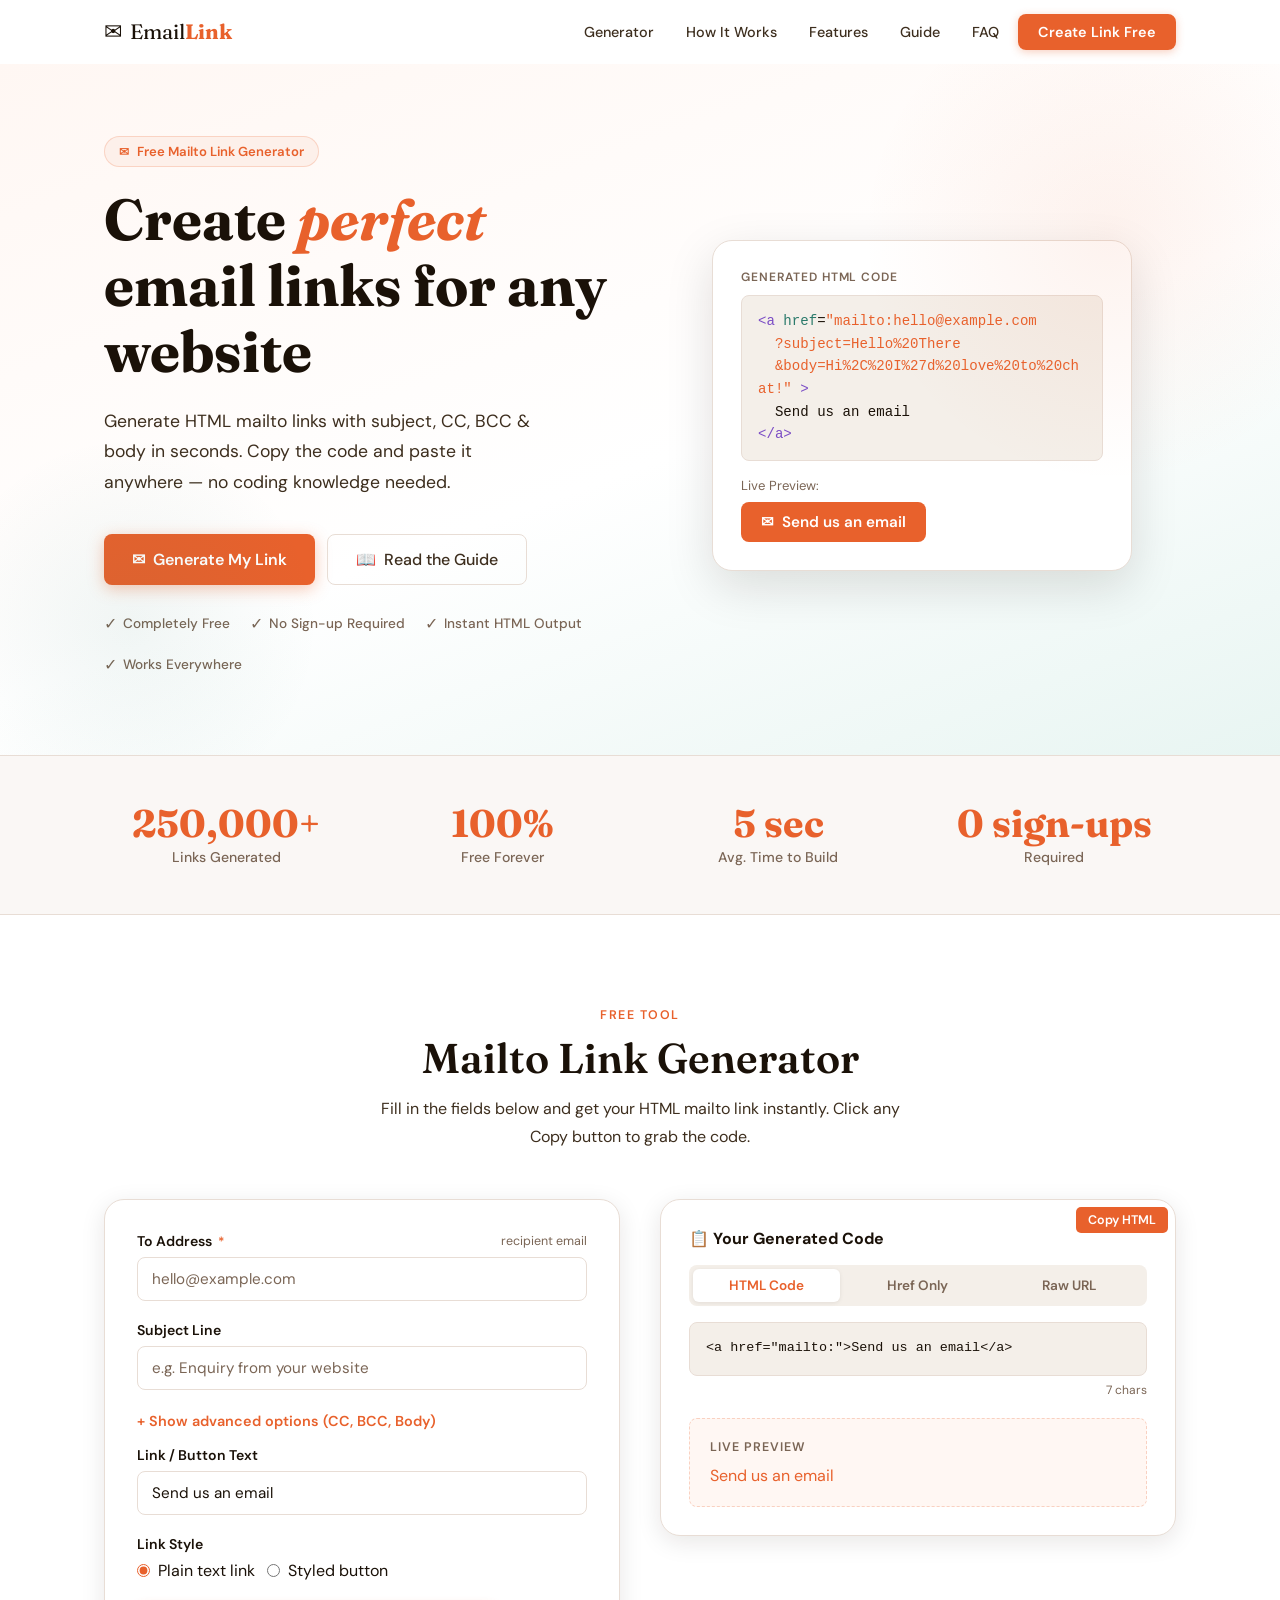
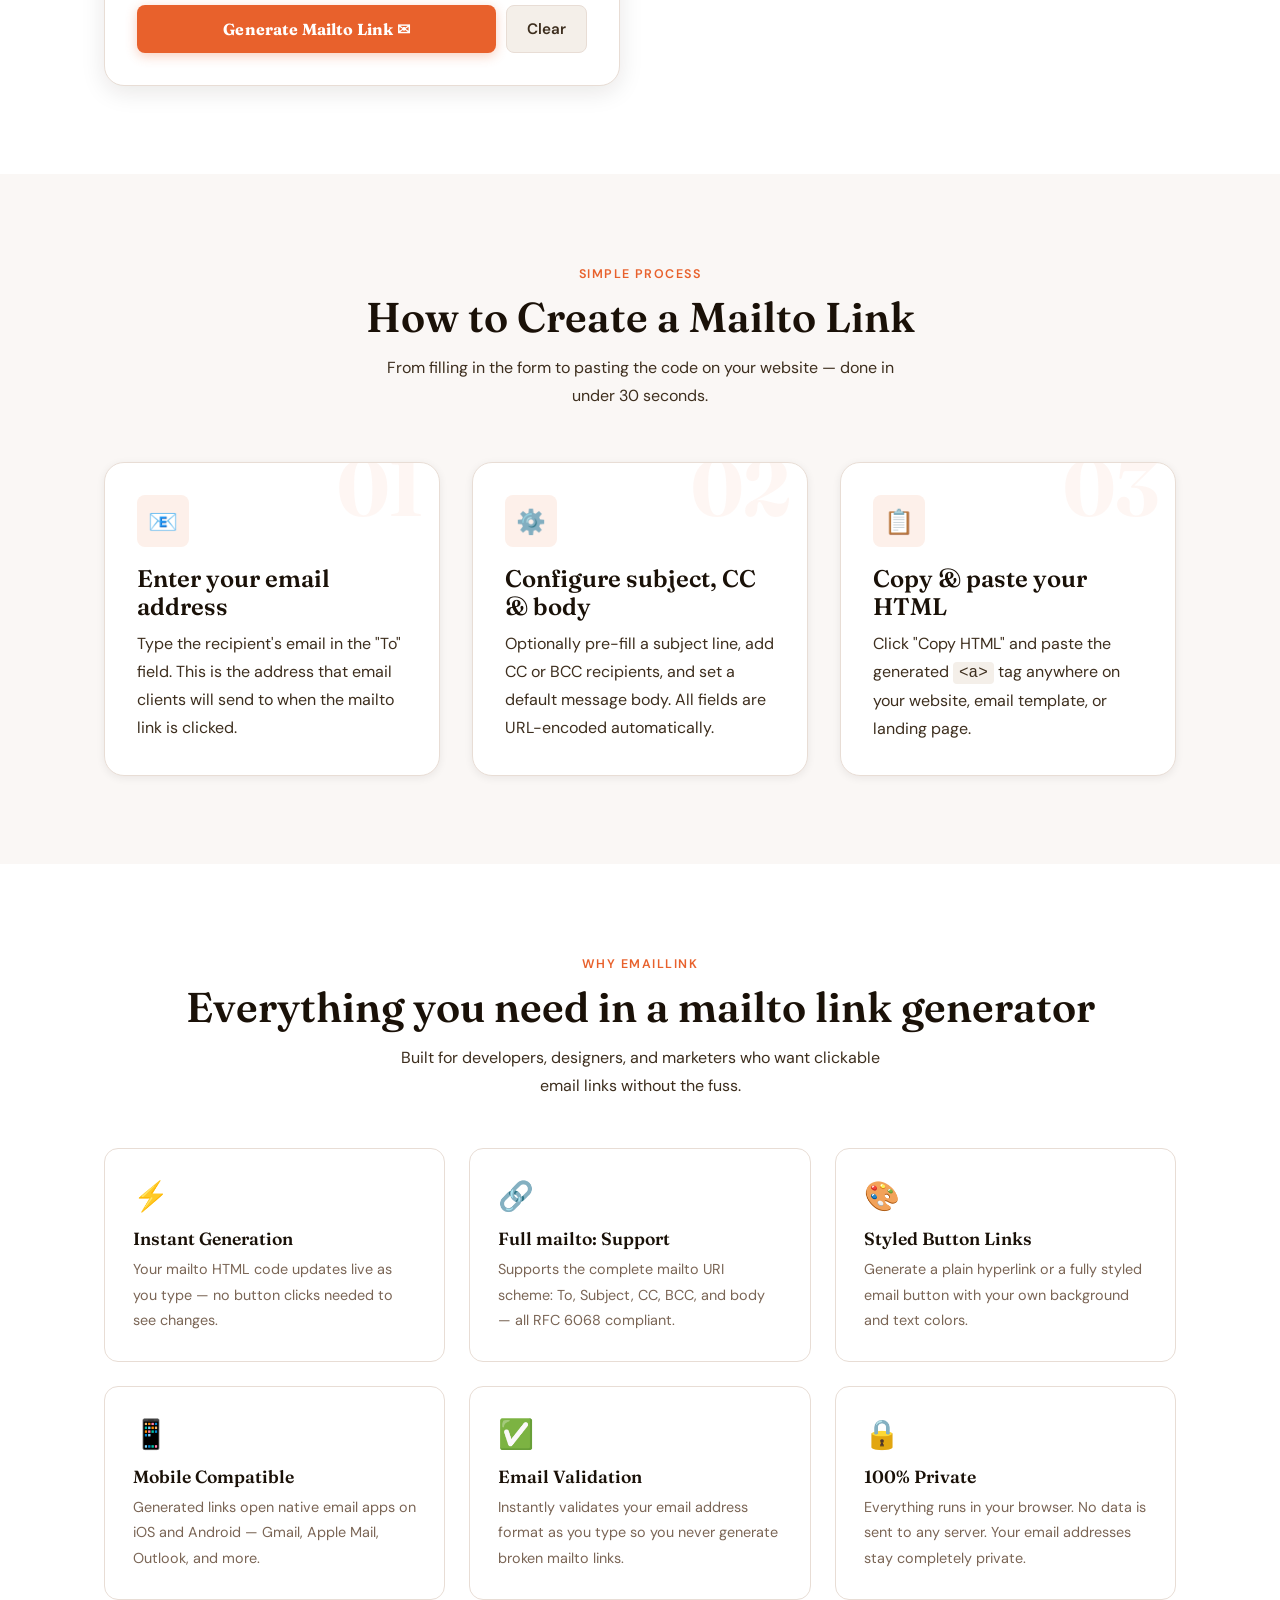
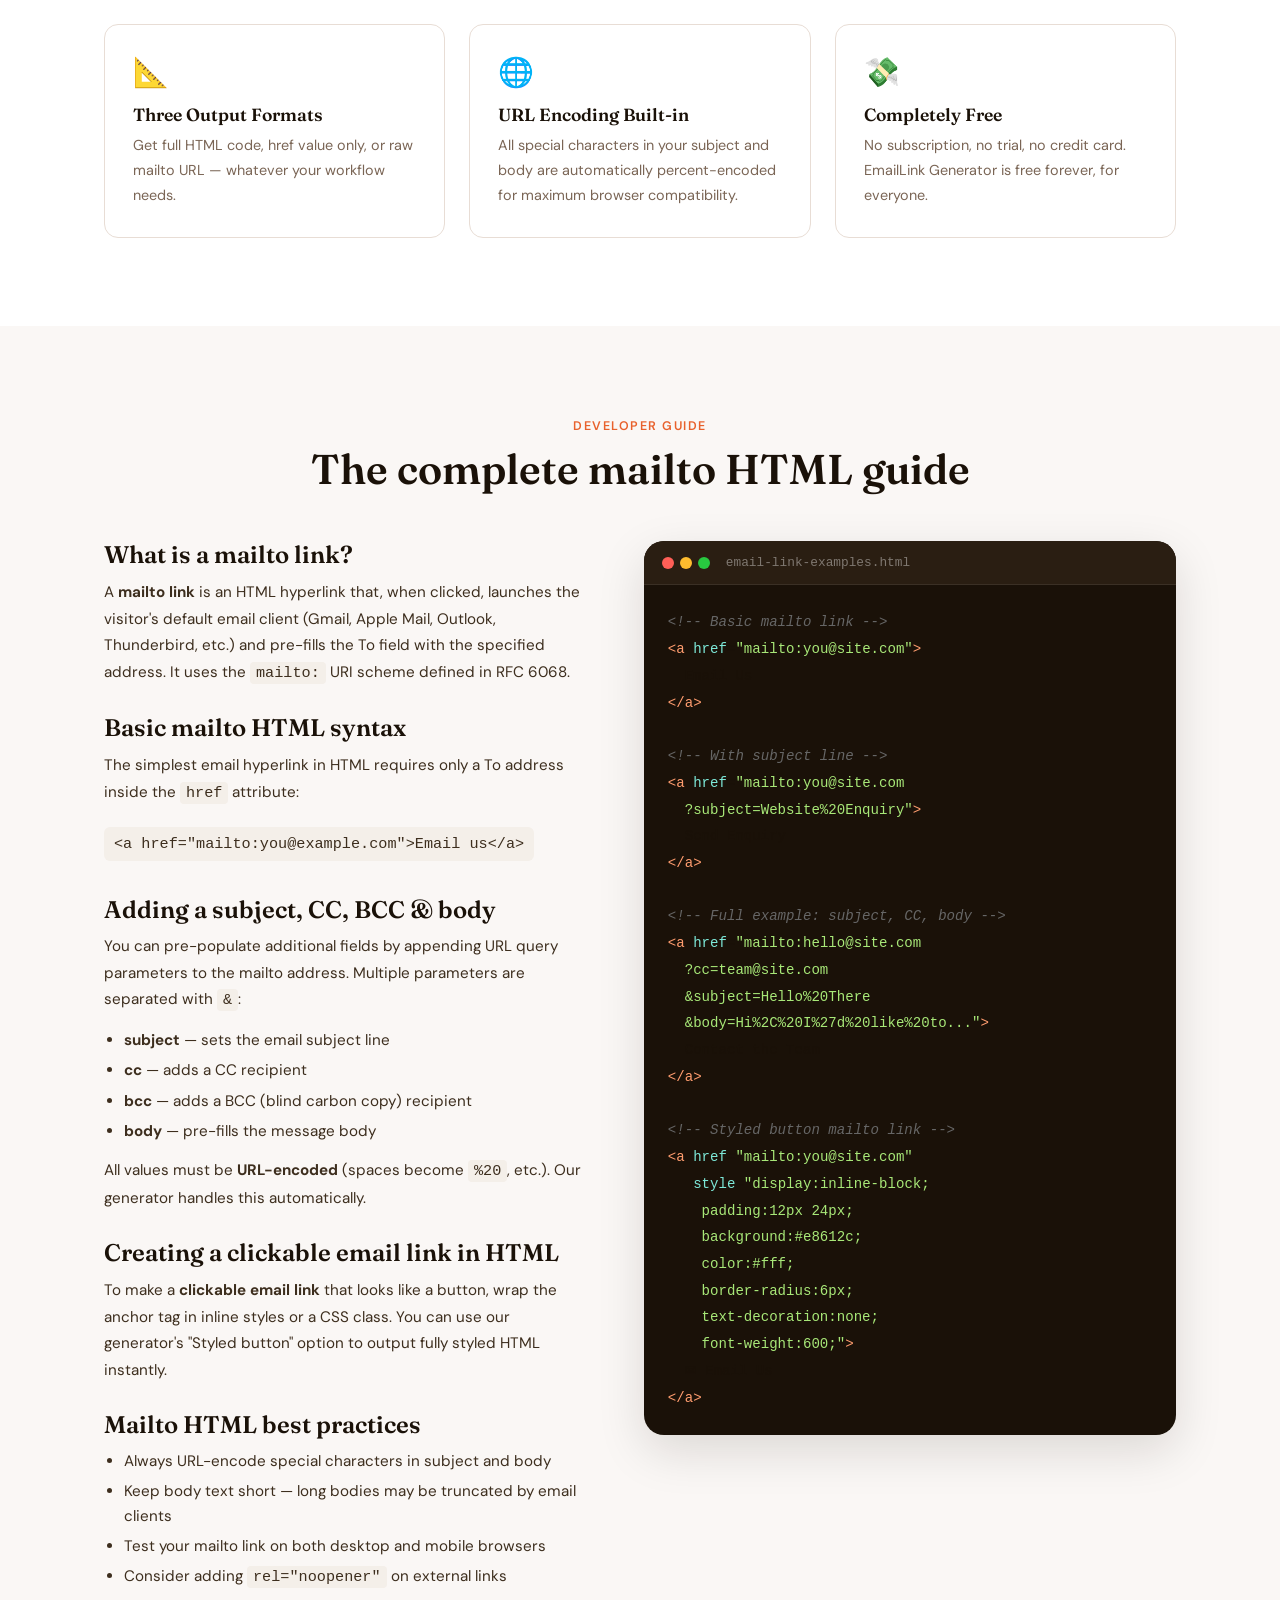
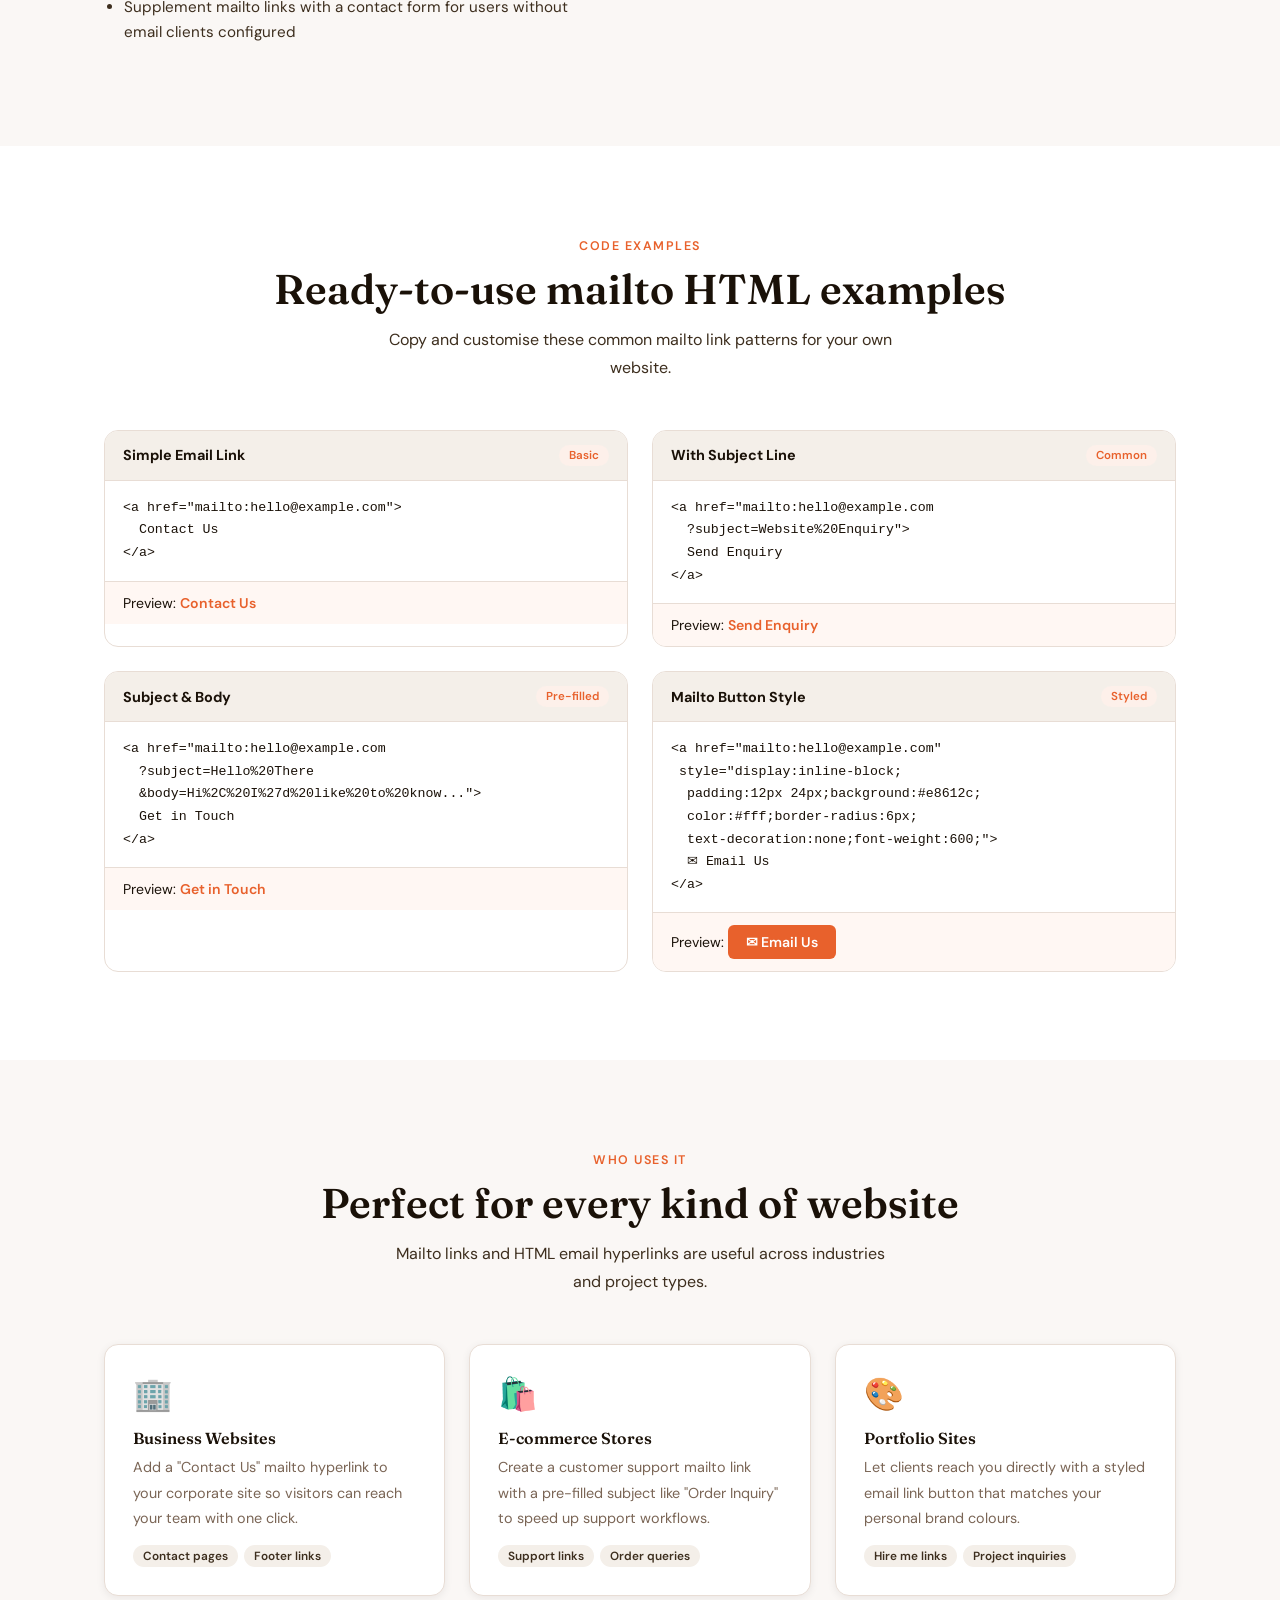
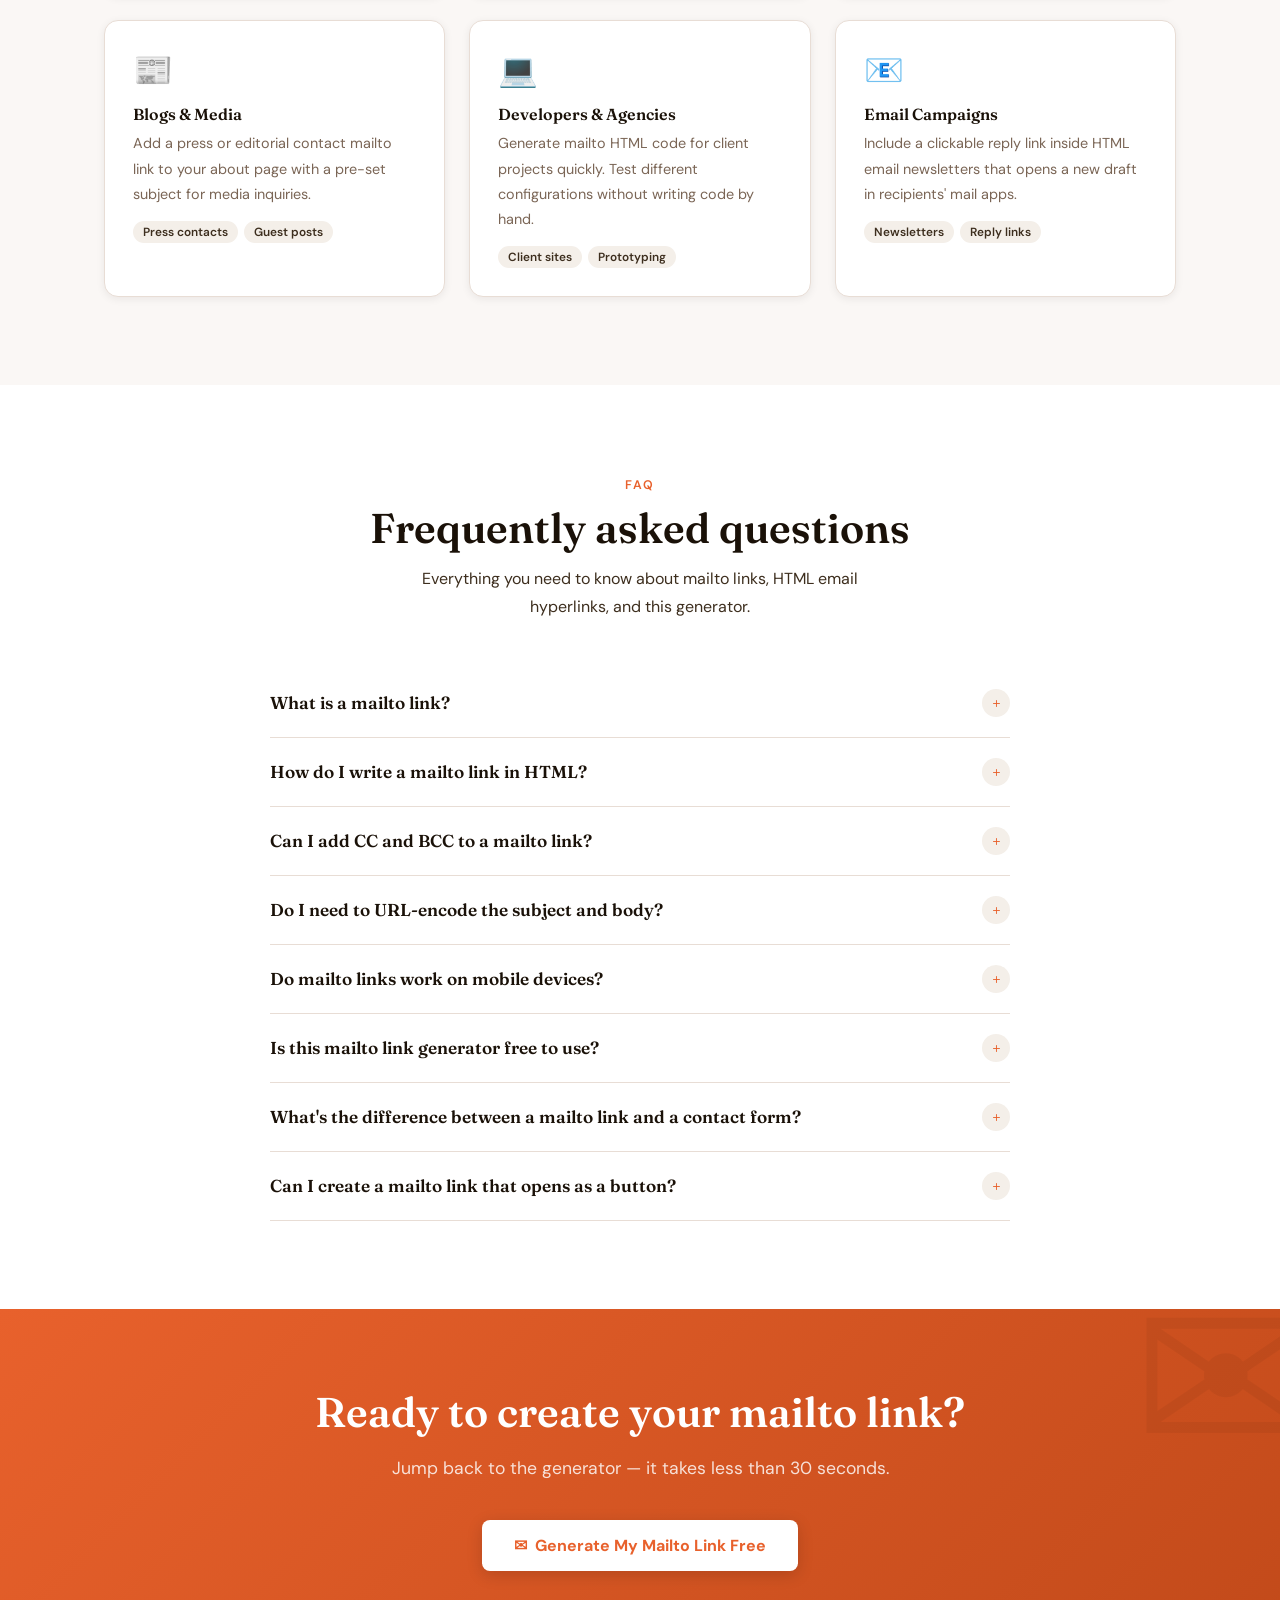
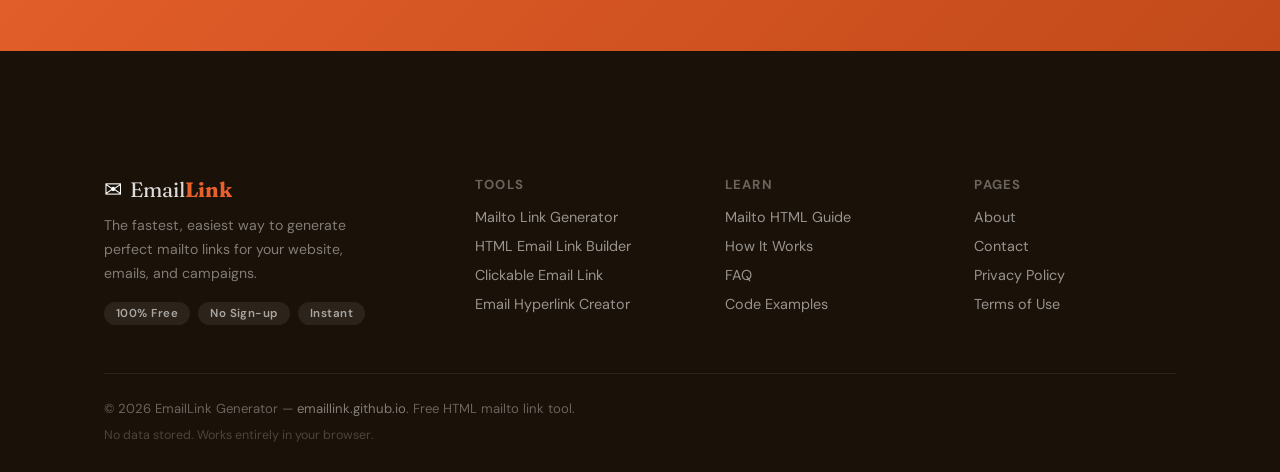
<file: index.html>
<!DOCTYPE html>
<html lang="en">
<head>
  <!-- Google tag (gtag.js) -->
<script async src="https://www.googletagmanager.com/gtag/js?id=G-Q3F9J7RDPW"></script>
<script>
  window.dataLayer = window.dataLayer || [];
  function gtag(){dataLayer.push(arguments);}
  gtag('js', new Date());

  gtag('config', 'G-Q3F9J7RDPW');
</script>
  <meta charset="UTF-8">
  <meta name="viewport" content="width=device-width, initial-scale=1.0">
  <title>Mailto Link Generator — Free HTML Email Link Builder | EmailLink</title>
  <meta name="description" content="Generate perfect mailto links and HTML email hyperlinks instantly. Free online mailto link generator — add subject, CC, BCC, body. Copy HTML code in one click. No sign-up needed.">
  <meta name="keywords" content="mailto link, mailto html, mailto link generator, html mailto link, email link html, html email link, email hyperlink html, mailto hyperlink, create mailto link, clickable email link html, email link generator">
  <meta name="author" content="EmailLink Generator">
  <meta name="robots" content="index, follow">
  <link rel="canonical" href="https://emaillink.github.io/">

  <!-- Open Graph -->
  <meta property="og:type" content="website">
  <meta property="og:url" content="https://emaillink.github.io/">
  <meta property="og:title" content="Mailto Link Generator — Free HTML Email Link Builder">
  <meta property="og:description" content="Generate perfect mailto links and HTML email hyperlinks instantly. Free, no sign-up. Copy your code in one click.">
  <meta property="og:image" content="https://emaillink.github.io/assets/og-image.png">
  <meta property="og:site_name" content="EmailLink Generator">

  <!-- Twitter Card -->
  <meta name="twitter:card" content="summary_large_image">
  <meta name="twitter:title" content="Mailto Link Generator — Free HTML Email Link Builder">
  <meta name="twitter:description" content="Create mailto links with subject, CC, BCC &amp; body. Free HTML email link generator — no login required.">
  <meta name="twitter:image" content="https://emaillink.github.io/assets/og-image.png">

  <!-- Favicon -->
  <link rel="icon" type="image/png" sizes="32x32" href="/favicon.png"> 
  <!-- Styles -->
  <link rel="stylesheet" href="css/styles.css">
  <link rel="preconnect" href="https://fonts.googleapis.com">
  <link rel="preconnect" href="https://fonts.gstatic.com" crossorigin>

  <!-- Schema Markup -->
  <script type="application/ld+json">
  {
    "@context": "https://schema.org",
    "@type": "WebApplication",
    "name": "EmailLink — Mailto Link Generator",
    "url": "https://emaillink.github.io",
    "description": "Free online tool to generate mailto links and HTML email hyperlinks. Supports subject, CC, BCC, and body pre-population.",
    "applicationCategory": "DeveloperApplication",
    "operatingSystem": "Any",
    "offers": {
      "@type": "Offer",
      "price": "0",
      "priceCurrency": "USD"
    },
    "featureList": [
      "Mailto link generator",
      "HTML mailto code builder",
      "Email link with subject line",
      "CC and BCC support",
      "Button-style email link",
      "One-click copy to clipboard"
    ],
    "screenshot": "https://emaillink.github.io/assets/screenshot.png",
    "creator": {
      "@type": "Organization",
      "name": "EmailLink",
      "url": "https://emaillink.github.io"
    }
  }
  </script>
  <script type="application/ld+json">
  {
    "@context": "https://schema.org",
    "@type": "FAQPage",
    "mainEntity": [
      {
        "@type": "Question",
        "name": "What is a mailto link?",
        "acceptedAnswer": {
          "@type": "Answer",
          "text": "A mailto link is an HTML hyperlink that, when clicked, opens the visitor's default email client with the To address pre-filled. It uses the mailto: URI scheme. You can also pre-populate the subject, CC, BCC, and body fields."
        }
      },
      {
        "@type": "Question",
        "name": "How do I create a mailto link in HTML?",
        "acceptedAnswer": {
          "@type": "Answer",
          "text": "The basic syntax is: <a href=\"mailto:you@example.com\">Email Us</a>. To add a subject, use: <a href=\"mailto:you@example.com?subject=Hello\">Email Us</a>. Use our generator above to create advanced mailto links instantly."
        }
      },
      {
        "@type": "Question",
        "name": "Can I add CC and BCC to a mailto link?",
        "acceptedAnswer": {
          "@type": "Answer",
          "text": "Yes. Add cc= and bcc= parameters to your mailto URL: mailto:primary@example.com?cc=cc@example.com&bcc=bcc@example.com&subject=Hello. Our tool generates this automatically."
        }
      },
      {
        "@type": "Question",
        "name": "Is this mailto link generator free?",
        "acceptedAnswer": {
          "@type": "Answer",
          "text": "Yes, EmailLink Generator is completely free. No account needed, no watermarks, no limits. Generate as many mailto links as you want."
        }
      },
      {
        "@type": "Question",
        "name": "Do mailto links work on mobile?",
        "acceptedAnswer": {
          "@type": "Answer",
          "text": "Yes. Mailto links work on mobile devices — tapping a mailto link opens the device's default email app (Gmail, Apple Mail, Outlook Mobile, etc.) with the fields pre-filled."
        }
      }
    ]
  }
  </script>
  <script type="application/ld+json">
  {
    "@context": "https://schema.org",
    "@type": "HowTo",
    "name": "How to Create a Mailto Link in HTML",
    "description": "Step-by-step guide to creating a mailto hyperlink in HTML with subject, CC, BCC, and body.",
    "step": [
      {
        "@type": "HowToStep",
        "name": "Enter your email address",
        "text": "Type your email address into the To field in the mailto link generator."
      },
      {
        "@type": "HowToStep",
        "name": "Add optional fields",
        "text": "Optionally fill in Subject, CC, BCC, and a default body message."
      },
      {
        "@type": "HowToStep",
        "name": "Choose link style",
        "text": "Select a plain text link or a styled button link."
      },
      {
        "@type": "HowToStep",
        "name": "Copy the HTML code",
        "text": "Click Copy next to the generated HTML code and paste it into your website."
      }
    ]
  }
  </script>
</head>
<body>

  <!-- ── Header Component ──────────────────────────────────────────── -->
  <site-header></site-header>

  <main id="main-content">

    <!-- ── 1. HERO ──────────────────────────────────────────────────── -->
    <section class="hero" aria-labelledby="hero-heading">
      <div class="container">
        <div class="hero-inner">
          <div class="hero-text fade-in">
            <div class="hero-badge">
              <span>✉</span> Free Mailto Link Generator
            </div>
            <h1 id="hero-heading">Create <em>perfect</em> email links for any website</h1>
            <p class="hero-sub">Generate HTML mailto links with subject, CC, BCC &amp; body in seconds. Copy the code and paste it anywhere — no coding knowledge needed.</p>
            <div class="hero-actions">
              <a href="#generator" class="btn-primary">
                ✉ &nbsp;Generate My Link
              </a>
              <a href="#guide" class="btn-ghost">
                📖 &nbsp;Read the Guide
              </a>
            </div>
            <div class="hero-trust">
              <span class="trust-item"><span class="icon">✓</span> Completely Free</span>
              <span class="trust-item"><span class="icon">✓</span> No Sign-up Required</span>
              <span class="trust-item"><span class="icon">✓</span> Instant HTML Output</span>
              <span class="trust-item"><span class="icon">✓</span> Works Everywhere</span>
            </div>
          </div>

          <div class="hero-visual fade-in" style="transition-delay:.2s">
            <div class="hero-card">
              <div class="hero-card-label">Generated HTML Code</div>
              <div class="hero-card-code">
                <span class="tag">&lt;a</span>
                <span class="attr"> href</span>=<span class="val">"mailto:hello@example.com<br>&nbsp;&nbsp;?subject=Hello%20There<br>&nbsp;&nbsp;&amp;body=Hi%2C%20I%27d%20love%20to%20chat!"</span>
                <span class="tag">&gt;</span><br>
                &nbsp;&nbsp;Send us an email<br>
                <span class="tag">&lt;/a&gt;</span>
              </div>
              <div class="hero-preview-label">Live Preview:</div>
              <a href="mailto:hello@example.com?subject=Hello%20There&body=Hi%2C%20I%27d%20love%20to%20chat!" class="hero-preview-link">
                ✉ &nbsp;Send us an email
              </a>
            </div>
          </div>
        </div>
      </div>
    </section>

    <!-- ── 2. STATS ──────────────────────────────────────────────────── -->
    <section class="stats-section" aria-label="Tool statistics">
      <div class="container">
        <div class="stats-grid">
          <div class="stagger-child">
            <div class="stat-num" data-counter="250000" data-suffix="+">0+</div>
            <div class="stat-label">Links Generated</div>
          </div>
          <div class="stagger-child">
            <div class="stat-num" data-counter="100" data-suffix="%">0%</div>
            <div class="stat-label">Free Forever</div>
          </div>
          <div class="stagger-child">
            <div class="stat-num" data-counter="5" data-suffix=" sec">0 sec</div>
            <div class="stat-label">Avg. Time to Build</div>
          </div>
          <div class="stagger-child">
            <div class="stat-num" data-counter="0" data-suffix=" sign-ups">0 sign-ups</div>
            <div class="stat-label">Required</div>
          </div>
        </div>
      </div>
    </section>

    <!-- ── 3. GENERATOR ──────────────────────────────────────────────── -->
    <section class="section" id="generator" aria-labelledby="gen-heading">
      <div class="container">
        <div class="section-header slide-up" style="text-align:center;margin-bottom:48px">
          <span class="display-tag">Free Tool</span>
          <h2 id="gen-heading">Mailto Link Generator</h2>
          <p style="max-width:560px;margin:12px auto 0">Fill in the fields below and get your HTML mailto link instantly. Click any Copy button to grab the code.</p>
        </div>

        <div class="generator-layout">

          <!-- Form -->
          <div class="gen-form-card fade-in">
            <div class="form-group">
              <label class="form-label" for="inp-to">
                To Address <span class="req">*</span>
                <span class="tip">recipient email</span>
              </label>
              <input type="email" id="inp-to" class="form-input" placeholder="hello@example.com" autocomplete="off">
              <span id="valid-badge" class="valid-badge"></span>
            </div>

            <div class="form-group">
              <label class="form-label" for="inp-subject">Subject Line</label>
              <input type="text" id="inp-subject" class="form-input" placeholder="e.g. Enquiry from your website">
            </div>

            <button class="advanced-toggle-btn" id="advanced-toggle" aria-expanded="false">
              + Show advanced options (CC, BCC, Body)
            </button>

            <div class="advanced-panel" id="advanced-panel">
              <div class="form-group">
                <label class="form-label" for="inp-cc">CC</label>
                <input type="email" id="inp-cc" class="form-input" placeholder="cc@example.com">
              </div>
              <div class="form-group">
                <label class="form-label" for="inp-bcc">BCC</label>
                <input type="email" id="inp-bcc" class="form-input" placeholder="bcc@example.com">
              </div>
              <div class="form-group">
                <label class="form-label" for="inp-body">Default Body</label>
                <textarea id="inp-body" class="form-input" placeholder="Hi, I'd love to chat about..."></textarea>
              </div>
            </div>

            <div class="form-group">
              <label class="form-label" for="inp-text">Link / Button Text</label>
              <input type="text" id="inp-text" class="form-input" value="Send us an email">
            </div>

            <div class="form-group">
              <label class="form-label">Link Style</label>
              <div class="style-group">
                <label class="style-radio">
                  <input type="radio" name="link-style" value="text" checked> Plain text link
                </label>
                <label class="style-radio">
                  <input type="radio" name="link-style" value="button"> Styled button
                </label>
              </div>
              <div class="btn-options-grid" id="btn-options">
                <div class="form-group">
                  <label class="form-label" for="inp-btnbg">Background</label>
                  <div class="color-input-group">
                    <input type="color" id="inp-btnbg" value="#e8612c">
                    <input type="text" class="form-input" value="#e8612c" style="flex:1" oninput="document.getElementById('inp-btnbg').value=this.value;state.btnBg=this.value;updateOutputs()">
                  </div>
                </div>
                <div class="form-group">
                  <label class="form-label" for="inp-btntxt">Text Color</label>
                  <div class="color-input-group">
                    <input type="color" id="inp-btntxt" value="#ffffff">
                    <input type="text" class="form-input" value="#ffffff" style="flex:1" oninput="document.getElementById('inp-btntxt').value=this.value;state.btnTxt=this.value;updateOutputs()">
                  </div>
                </div>
              </div>
            </div>

            <div class="form-actions">
              <button class="btn-generate" onclick="updateOutputs()">Generate Mailto Link ✉</button>
              <button class="btn-clear-form" id="btn-clear">Clear</button>
            </div>
          </div>

          <!-- Output -->
          <div class="gen-output-card fade-in" style="transition-delay:.15s">
            <div class="output-card">
              <div class="output-card-title">📋 Your Generated Code</div>

              <div class="output-tabs">
                <button class="tab-btn active" data-group="out" data-target="tab-html">HTML Code</button>
                <button class="tab-btn" data-group="out" data-target="tab-href">Href Only</button>
                <button class="tab-btn" data-group="out" data-target="tab-plain">Raw URL</button>
              </div>

              <div id="tab-html" class="tab-panel active">
                <div class="output-block" id="out-html" aria-label="HTML output">
                  <a href="mailto:">Email Us</a>
                </div>
                <button class="copy-btn" data-copy="out-html">Copy HTML</button>
                <div class="char-count" id="char-count">— chars</div>
              </div>

              <div id="tab-href" class="tab-panel">
                <div class="output-block" id="out-href" aria-label="Href value output">mailto:</div>
                <button class="copy-btn" data-copy="out-href">Copy Href</button>
              </div>

              <div id="tab-plain" class="tab-panel">
                <div class="output-block" id="out-plain" aria-label="Raw URL output">mailto:</div>
                <button class="copy-btn" data-copy="out-plain">Copy URL</button>
              </div>

              <div class="preview-area">
                <div class="preview-label">Live Preview</div>
                <div id="link-preview"><a href="mailto:">Email Us</a></div>
              </div>
            </div>
          </div>

        </div>
      </div>
    </section>

    <!-- ── 4. HOW IT WORKS ──────────────────────────────────────────── -->
    <section class="section" id="how-it-works" aria-labelledby="hiw-heading">
      <div class="container">
        <div class="section-header slide-up" style="text-align:center">
          <span class="display-tag">Simple Process</span>
          <h2 id="hiw-heading">How to Create a Mailto Link</h2>
          <p style="max-width:520px;margin:12px auto 0">From filling in the form to pasting the code on your website — done in under 30 seconds.</p>
        </div>
        <div class="steps-grid">
          <div class="step-card stagger-child" data-step="01">
            <div class="step-icon">📧</div>
            <h3>Enter your email address</h3>
            <p>Type the recipient's email in the "To" field. This is the address that email clients will send to when the mailto link is clicked.</p>
          </div>
          <div class="step-card stagger-child" data-step="02">
            <div class="step-icon">⚙️</div>
            <h3>Configure subject, CC &amp; body</h3>
            <p>Optionally pre-fill a subject line, add CC or BCC recipients, and set a default message body. All fields are URL-encoded automatically.</p>
          </div>
          <div class="step-card stagger-child" data-step="03">
            <div class="step-icon">📋</div>
            <h3>Copy &amp; paste your HTML</h3>
            <p>Click "Copy HTML" and paste the generated <code style="font-family:monospace;background:var(--surface-3);padding:2px 6px;border-radius:4px">&lt;a&gt;</code> tag anywhere on your website, email template, or landing page.</p>
          </div>
        </div>
      </div>
    </section>

    <!-- ── 5. FEATURES ──────────────────────────────────────────────── -->
    <section class="section" id="features" aria-labelledby="feat-heading">
      <div class="container">
        <div class="section-header slide-up" style="text-align:center">
          <span class="display-tag">Why EmailLink</span>
          <h2 id="feat-heading">Everything you need in a mailto link generator</h2>
          <p style="max-width:520px;margin:12px auto 0">Built for developers, designers, and marketers who want clickable email links without the fuss.</p>
        </div>
        <div class="features-grid">
          <div class="feature-card stagger-child">
            <div class="feature-icon">⚡</div>
            <h3>Instant Generation</h3>
            <p>Your mailto HTML code updates live as you type — no button clicks needed to see changes.</p>
          </div>
          <div class="feature-card stagger-child">
            <div class="feature-icon">🔗</div>
            <h3>Full mailto: Support</h3>
            <p>Supports the complete mailto URI scheme: To, Subject, CC, BCC, and body — all RFC 6068 compliant.</p>
          </div>
          <div class="feature-card stagger-child">
            <div class="feature-icon">🎨</div>
            <h3>Styled Button Links</h3>
            <p>Generate a plain hyperlink or a fully styled email button with your own background and text colors.</p>
          </div>
          <div class="feature-card stagger-child">
            <div class="feature-icon">📱</div>
            <h3>Mobile Compatible</h3>
            <p>Generated links open native email apps on iOS and Android — Gmail, Apple Mail, Outlook, and more.</p>
          </div>
          <div class="feature-card stagger-child">
            <div class="feature-icon">✅</div>
            <h3>Email Validation</h3>
            <p>Instantly validates your email address format as you type so you never generate broken mailto links.</p>
          </div>
          <div class="feature-card stagger-child">
            <div class="feature-icon">🔒</div>
            <h3>100% Private</h3>
            <p>Everything runs in your browser. No data is sent to any server. Your email addresses stay completely private.</p>
          </div>
          <div class="feature-card stagger-child">
            <div class="feature-icon">📐</div>
            <h3>Three Output Formats</h3>
            <p>Get full HTML code, href value only, or raw mailto URL — whatever your workflow needs.</p>
          </div>
          <div class="feature-card stagger-child">
            <div class="feature-icon">🌐</div>
            <h3>URL Encoding Built-in</h3>
            <p>All special characters in your subject and body are automatically percent-encoded for maximum browser compatibility.</p>
          </div>
          <div class="feature-card stagger-child">
            <div class="feature-icon">💸</div>
            <h3>Completely Free</h3>
            <p>No subscription, no trial, no credit card. EmailLink Generator is free forever, for everyone.</p>
          </div>
        </div>
      </div>
    </section>

    <!-- ── 6. CODE GUIDE ──────────────────────────────────────────── -->
    <section class="section" id="guide" aria-labelledby="guide-heading">
      <div class="container">
        <div class="section-header slide-up" style="text-align:center;margin-bottom:12px">
          <span class="display-tag">Developer Guide</span>
          <h2 id="guide-heading">The complete mailto HTML guide</h2>
        </div>

        <div class="guide-grid">
          <div class="guide-content fade-in">
            <h3>What is a mailto link?</h3>
            <p>A <strong>mailto link</strong> is an HTML hyperlink that, when clicked, launches the visitor's default email client (Gmail, Apple Mail, Outlook, Thunderbird, etc.) and pre-fills the To field with the specified address. It uses the <code style="font-family:monospace;background:var(--surface-3);padding:2px 6px;border-radius:4px">mailto:</code> URI scheme defined in RFC 6068.</p>

            <h3>Basic mailto HTML syntax</h3>
            <p>The simplest email hyperlink in HTML requires only a To address inside the <code style="font-family:monospace;background:var(--surface-3);padding:2px 6px;border-radius:4px">href</code> attribute:</p>
            <p><code style="font-family:monospace;background:var(--surface-3);padding:4px 10px;border-radius:6px;display:inline-block;margin:.4rem 0">&lt;a href="mailto:you@example.com"&gt;Email us&lt;/a&gt;</code></p>

            <h3>Adding a subject, CC, BCC &amp; body</h3>
            <p>You can pre-populate additional fields by appending URL query parameters to the mailto address. Multiple parameters are separated with <code style="font-family:monospace;background:var(--surface-3);padding:2px 6px;border-radius:4px">&amp;</code>:</p>
            <ul>
              <li><strong>subject</strong> — sets the email subject line</li>
              <li><strong>cc</strong> — adds a CC recipient</li>
              <li><strong>bcc</strong> — adds a BCC (blind carbon copy) recipient</li>
              <li><strong>body</strong> — pre-fills the message body</li>
            </ul>
            <p>All values must be <strong>URL-encoded</strong> (spaces become <code style="font-family:monospace;background:var(--surface-3);padding:2px 6px;border-radius:4px">%20</code>, etc.). Our generator handles this automatically.</p>

            <h3>Creating a clickable email link in HTML</h3>
            <p>To make a <strong>clickable email link</strong> that looks like a button, wrap the anchor tag in inline styles or a CSS class. You can use our generator's "Styled button" option to output fully styled HTML instantly.</p>

            <h3>Mailto HTML best practices</h3>
            <ul>
              <li>Always URL-encode special characters in subject and body</li>
              <li>Keep body text short — long bodies may be truncated by email clients</li>
              <li>Test your mailto link on both desktop and mobile browsers</li>
              <li>Consider adding <code style="font-family:monospace;background:var(--surface-3);padding:2px 6px;border-radius:4px">rel="noopener"</code> on external links</li>
              <li>Supplement mailto links with a contact form for users without email clients configured</li>
            </ul>
          </div>

          <div class="code-showcase fade-in" style="transition-delay:.15s">
            <div class="code-topbar">
              <div class="code-dots">
                <span class="code-dot red"></span>
                <span class="code-dot yellow"></span>
                <span class="code-dot green"></span>
              </div>
              <span class="code-filename">email-link-examples.html</span>
            </div>
            <div class="code-body">
              <span class="c-cmt">&lt;!-- Basic mailto link --&gt;</span><br>
              <span class="c-tag">&lt;a</span> <span class="c-attr">href</span>=<span class="c-val">"mailto:you@site.com"</span><span class="c-tag">&gt;</span><br>
              &nbsp;&nbsp;Email Us<br>
              <span class="c-tag">&lt;/a&gt;</span><br><br>

              <span class="c-cmt">&lt;!-- With subject line --&gt;</span><br>
              <span class="c-tag">&lt;a</span> <span class="c-attr">href</span>=<span class="c-val">"mailto:you@site.com<br>&nbsp;&nbsp;?subject=Website%20Enquiry"</span><span class="c-tag">&gt;</span><br>
              &nbsp;&nbsp;Send Enquiry<br>
              <span class="c-tag">&lt;/a&gt;</span><br><br>

              <span class="c-cmt">&lt;!-- Full example: subject, CC, body --&gt;</span><br>
              <span class="c-tag">&lt;a</span> <span class="c-attr">href</span>=<span class="c-val">"mailto:hello@site.com<br>&nbsp;&nbsp;?cc=team@site.com<br>&nbsp;&nbsp;&amp;subject=Hello%20There<br>&nbsp;&nbsp;&amp;body=Hi%2C%20I%27d%20like%20to..."</span><span class="c-tag">&gt;</span><br>
              &nbsp;&nbsp;Contact the Team<br>
              <span class="c-tag">&lt;/a&gt;</span><br><br>

              <span class="c-cmt">&lt;!-- Styled button mailto link --&gt;</span><br>
              <span class="c-tag">&lt;a</span> <span class="c-attr">href</span>=<span class="c-val">"mailto:you@site.com"</span><br>
              &nbsp;&nbsp;&nbsp;<span class="c-attr">style</span>=<span class="c-val">"display:inline-block;<br>&nbsp;&nbsp;&nbsp;&nbsp;padding:12px 24px;<br>&nbsp;&nbsp;&nbsp;&nbsp;background:#e8612c;<br>&nbsp;&nbsp;&nbsp;&nbsp;color:#fff;<br>&nbsp;&nbsp;&nbsp;&nbsp;border-radius:6px;<br>&nbsp;&nbsp;&nbsp;&nbsp;text-decoration:none;<br>&nbsp;&nbsp;&nbsp;&nbsp;font-weight:600;"</span><span class="c-tag">&gt;</span><br>
              &nbsp;&nbsp;✉ Email Us<br>
              <span class="c-tag">&lt;/a&gt;</span>
            </div>
          </div>
        </div>
      </div>
    </section>

    <!-- ── 7. EXAMPLES ──────────────────────────────────────────────── -->
    <section class="section" id="examples" aria-labelledby="ex-heading">
      <div class="container">
        <div class="section-header slide-up" style="text-align:center">
          <span class="display-tag">Code Examples</span>
          <h2 id="ex-heading">Ready-to-use mailto HTML examples</h2>
          <p style="max-width:520px;margin:12px auto 0">Copy and customise these common mailto link patterns for your own website.</p>
        </div>
        <div class="examples-grid">
          <div class="example-card stagger-child">
            <div class="example-header">
              <span class="example-title">Simple Email Link</span>
              <span class="example-tag">Basic</span>
            </div>
            <div class="example-code">&lt;a href="mailto:hello@example.com"&gt;<br>&nbsp;&nbsp;Contact Us<br>&lt;/a&gt;</div>
            <div class="example-preview">Preview: <a href="mailto:hello@example.com">Contact Us</a></div>
          </div>

          <div class="example-card stagger-child">
            <div class="example-header">
              <span class="example-title">With Subject Line</span>
              <span class="example-tag">Common</span>
            </div>
            <div class="example-code">&lt;a href="mailto:hello@example.com<br>&nbsp;&nbsp;?subject=Website%20Enquiry"&gt;<br>&nbsp;&nbsp;Send Enquiry<br>&lt;/a&gt;</div>
            <div class="example-preview">Preview: <a href="mailto:hello@example.com?subject=Website%20Enquiry">Send Enquiry</a></div>
          </div>

          <div class="example-card stagger-child">
            <div class="example-header">
              <span class="example-title">Subject &amp; Body</span>
              <span class="example-tag">Pre-filled</span>
            </div>
            <div class="example-code">&lt;a href="mailto:hello@example.com<br>&nbsp;&nbsp;?subject=Hello%20There<br>&nbsp;&nbsp;&amp;body=Hi%2C%20I%27d%20like%20to%20know..."&gt;<br>&nbsp;&nbsp;Get in Touch<br>&lt;/a&gt;</div>
            <div class="example-preview">Preview: <a href="mailto:hello@example.com?subject=Hello%20There&body=Hi%2C%20I%27d%20like%20to%20know...">Get in Touch</a></div>
          </div>

          <div class="example-card stagger-child">
            <div class="example-header">
              <span class="example-title">Mailto Button Style</span>
              <span class="example-tag">Styled</span>
            </div>
            <div class="example-code">&lt;a href="mailto:hello@example.com"<br>&nbsp;style="display:inline-block;<br>&nbsp;&nbsp;padding:12px 24px;background:#e8612c;<br>&nbsp;&nbsp;color:#fff;border-radius:6px;<br>&nbsp;&nbsp;text-decoration:none;font-weight:600;"&gt;<br>&nbsp;&nbsp;✉ Email Us<br>&lt;/a&gt;</div>
            <div class="example-preview">Preview: <a href="mailto:hello@example.com" style="display:inline-block;padding:8px 18px;background:#e8612c;color:#fff;border-radius:6px;text-decoration:none;font-weight:600;font-size:.88rem">✉ Email Us</a></div>
          </div>
        </div>
      </div>
    </section>

    <!-- ── 8. USE CASES ──────────────────────────────────────────────── -->
    <section class="section" id="use-cases" aria-labelledby="uc-heading">
      <div class="container">
        <div class="section-header slide-up" style="text-align:center">
          <span class="display-tag">Who Uses It</span>
          <h2 id="uc-heading">Perfect for every kind of website</h2>
          <p style="max-width:520px;margin:12px auto 0">Mailto links and HTML email hyperlinks are useful across industries and project types.</p>
        </div>
        <div class="use-cases-grid">
          <div class="use-case-card stagger-child">
            <div class="use-case-icon">🏢</div>
            <h3>Business Websites</h3>
            <p>Add a "Contact Us" mailto hyperlink to your corporate site so visitors can reach your team with one click.</p>
            <div class="use-tags">
              <span class="use-tag">Contact pages</span>
              <span class="use-tag">Footer links</span>
            </div>
          </div>
          <div class="use-case-card stagger-child">
            <div class="use-case-icon">🛍️</div>
            <h3>E-commerce Stores</h3>
            <p>Create a customer support mailto link with a pre-filled subject like "Order Inquiry" to speed up support workflows.</p>
            <div class="use-tags">
              <span class="use-tag">Support links</span>
              <span class="use-tag">Order queries</span>
            </div>
          </div>
          <div class="use-case-card stagger-child">
            <div class="use-case-icon">🎨</div>
            <h3>Portfolio Sites</h3>
            <p>Let clients reach you directly with a styled email link button that matches your personal brand colours.</p>
            <div class="use-tags">
              <span class="use-tag">Hire me links</span>
              <span class="use-tag">Project inquiries</span>
            </div>
          </div>
          <div class="use-case-card stagger-child">
            <div class="use-case-icon">📰</div>
            <h3>Blogs &amp; Media</h3>
            <p>Add a press or editorial contact mailto link to your about page with a pre-set subject for media inquiries.</p>
            <div class="use-tags">
              <span class="use-tag">Press contacts</span>
              <span class="use-tag">Guest posts</span>
            </div>
          </div>
          <div class="use-case-card stagger-child">
            <div class="use-case-icon">💻</div>
            <h3>Developers &amp; Agencies</h3>
            <p>Generate mailto HTML code for client projects quickly. Test different configurations without writing code by hand.</p>
            <div class="use-tags">
              <span class="use-tag">Client sites</span>
              <span class="use-tag">Prototyping</span>
            </div>
          </div>
          <div class="use-case-card stagger-child">
            <div class="use-case-icon">📧</div>
            <h3>Email Campaigns</h3>
            <p>Include a clickable reply link inside HTML email newsletters that opens a new draft in recipients' mail apps.</p>
            <div class="use-tags">
              <span class="use-tag">Newsletters</span>
              <span class="use-tag">Reply links</span>
            </div>
          </div>
        </div>
      </div>
    </section>

    <!-- ── 9. FAQ ─────────────────────────────────────────────────────── -->
    <section class="section" id="faq" aria-labelledby="faq-heading">
      <div class="container">
        <div class="section-header slide-up" style="text-align:center">
          <span class="display-tag">FAQ</span>
          <h2 id="faq-heading">Frequently asked questions</h2>
          <p style="max-width:500px;margin:12px auto 0">Everything you need to know about mailto links, HTML email hyperlinks, and this generator.</p>
        </div>
        <div class="faq-grid">

          <div class="faq-item">
            <button class="faq-q" aria-expanded="false">
              What is a mailto link?
              <span class="icon">+</span>
            </button>
            <div class="faq-a"><div class="faq-a-inner">
              A <strong>mailto link</strong> is an HTML hyperlink using the <code>mailto:</code> URI scheme. When clicked, it opens the user's default email application with the specified To address pre-filled. You can also pre-populate the subject, CC, BCC, and message body fields.
            </div></div>
          </div>

          <div class="faq-item">
            <button class="faq-q" aria-expanded="false">
              How do I write a mailto link in HTML?
              <span class="icon">+</span>
            </button>
            <div class="faq-a"><div class="faq-a-inner">
              The basic HTML email link syntax is: <code>&lt;a href="mailto:you@example.com"&gt;Email Us&lt;/a&gt;</code>. To add a subject: <code>mailto:you@example.com?subject=Hello</code>. Use our <a href="#generator">free mailto link generator</a> above to build complex links with all fields instantly.
            </div></div>
          </div>

          <div class="faq-item">
            <button class="faq-q" aria-expanded="false">
              Can I add CC and BCC to a mailto link?
              <span class="icon">+</span>
            </button>
            <div class="faq-a"><div class="faq-a-inner">
              Yes. Add <code>cc=</code> and <code>bcc=</code> query parameters: <code>mailto:to@example.com?cc=cc@example.com&amp;bcc=bcc@example.com</code>. Our generator handles these fields in the "advanced options" section and URL-encodes everything automatically.
            </div></div>
          </div>

          <div class="faq-item">
            <button class="faq-q" aria-expanded="false">
              Do I need to URL-encode the subject and body?
              <span class="icon">+</span>
            </button>
            <div class="faq-a"><div class="faq-a-inner">
              Yes. Spaces, commas, apostrophes, and other special characters must be percent-encoded in the mailto URL (e.g. space → <code>%20</code>, <code>@</code> → <code>%40</code>). This generator encodes everything for you automatically using JavaScript's <code>encodeURIComponent()</code>.
            </div></div>
          </div>

          <div class="faq-item">
            <button class="faq-q" aria-expanded="false">
              Do mailto links work on mobile devices?
              <span class="icon">+</span>
            </button>
            <div class="faq-a"><div class="faq-a-inner">
              Yes. On iOS, tapping a mailto link opens Apple Mail or whichever app is set as the default. On Android, it opens Gmail or the configured mail app. All major mobile browsers support the mailto: scheme.
            </div></div>
          </div>

          <div class="faq-item">
            <button class="faq-q" aria-expanded="false">
              Is this mailto link generator free to use?
              <span class="icon">+</span>
            </button>
            <div class="faq-a"><div class="faq-a-inner">
              Yes — completely free, no account required, no limits, no watermarks. EmailLink Generator runs entirely in your browser, so your email addresses are never sent to any server.
            </div></div>
          </div>

          <div class="faq-item">
            <button class="faq-q" aria-expanded="false">
              What's the difference between a mailto link and a contact form?
              <span class="icon">+</span>
            </button>
            <div class="faq-a"><div class="faq-a-inner">
              A <strong>mailto hyperlink</strong> relies on the visitor having an email client configured on their device — it's simpler to implement and requires no server-side code. A contact form collects data through your website and works even without an email client, but requires a backend or third-party service to process submissions.
            </div></div>
          </div>

          <div class="faq-item">
            <button class="faq-q" aria-expanded="false">
              Can I create a mailto link that opens as a button?
              <span class="icon">+</span>
            </button>
            <div class="faq-a"><div class="faq-a-inner">
              Yes. Our generator's "Styled button" option outputs an <code>&lt;a&gt;</code> tag with inline CSS that looks like a clickable button. You can customise the background and text colour. You can also apply your own CSS class to the anchor tag for more styling control.
            </div></div>
          </div>

        </div>
      </div>
    </section>

    <!-- ── CTA ────────────────────────────────────────────────────────── -->
    <section class="cta-section" aria-labelledby="cta-heading">
      <div class="container" style="position:relative;z-index:1">
        <h2 id="cta-heading" class="slide-up">Ready to create your mailto link?</h2>
        <p class="slide-up">Jump back to the generator — it takes less than 30 seconds.</p>
        <a href="#generator" class="btn-white slide-up">✉ &nbsp;Generate My Mailto Link Free</a>
      </div>
    </section>

  </main>

  <!-- ── Footer Component ──────────────────────────────────────────── -->
  <site-footer></site-footer>

  <!-- Scripts -->
  <script src="js/header.js" defer></script>
  <script src="js/footer.js" defer></script>
  <script src="js/app.js" defer></script>

</body>
</html>
</file>
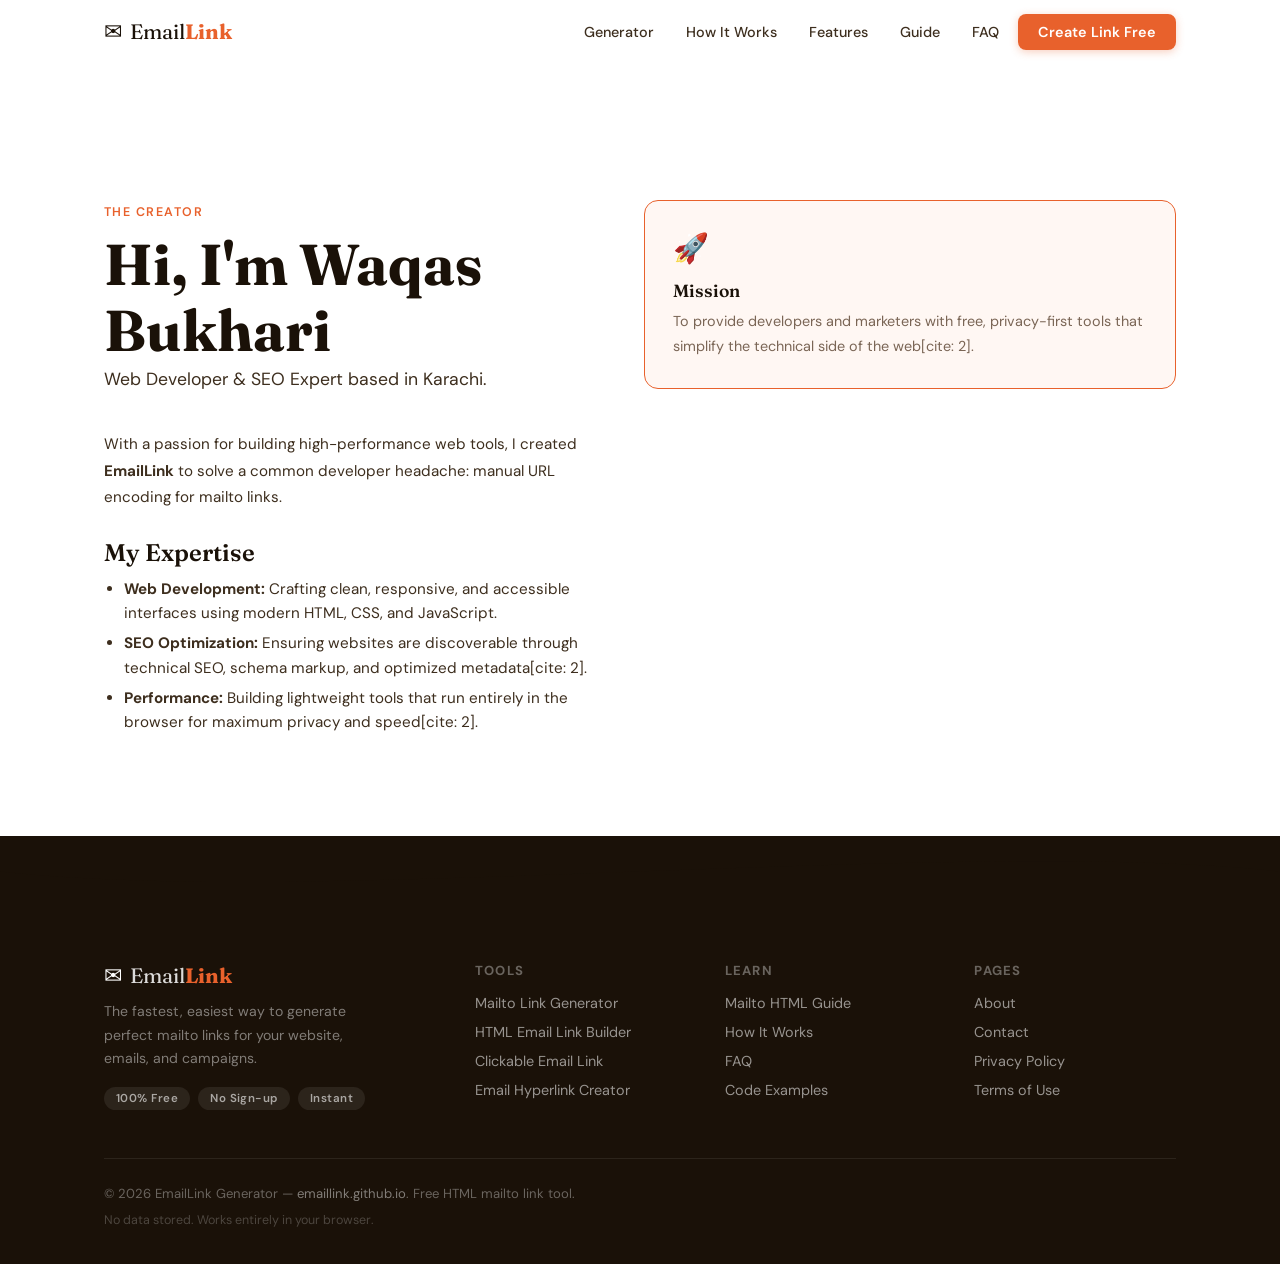
<file: about.htm>
<!DOCTYPE html>
<html lang="en">
<head>
  <meta charset="UTF-8">
  <meta name="viewport" content="width=device-width, initial-scale=1.0">
  <title>About — Waqas Bukhari | Web Developer & SEO Expert</title>
  <link rel="stylesheet" href="css/styles.css">
  <!-- Favicon -->
  <link rel="icon" type="image/png" sizes="32x32" href="/favicon.png"> 
</head>
<body>
  
  <site-header></site-header>

  <main id="main-content">
    <section class="section">
      <div class="container">
        <div class="guide-grid">
          <div class="fade-in">
            <span class="display-tag">The Creator</span>
            <h1>Hi, I'm Waqas Bukhari</h1>
            <p class="hero-sub">Web Developer & SEO Expert based in Karachi.</p>
            
            <div class="guide-content">
              <p>With a passion for building high-performance web tools, I created <strong>EmailLink</strong> to solve a common developer headache: manual URL encoding for mailto links.</p>
              
              <h3>My Expertise</h3>
              <ul>
                <li><strong>Web Development:</strong> Crafting clean, responsive, and accessible interfaces using modern HTML, CSS, and JavaScript.</li>
                <li><strong>SEO Optimization:</strong> Ensuring websites are discoverable through technical SEO, schema markup, and optimized metadata[cite: 2].</li>
                <li><strong>Performance:</strong> Building lightweight tools that run entirely in the browser for maximum privacy and speed[cite: 2].</li>
              </ul>
            </div>
          </div>

          <div class="hero-visual fade-in" style="transition-delay:.2s">
            <div class="feature-card" style="border-color: var(--brand); background: var(--brand-pale);">
              <div class="feature-icon">🚀</div>
              <h3>Mission</h3>
              <p>To provide developers and marketers with free, privacy-first tools that simplify the technical side of the web[cite: 2].</p>
            </div>
          </div>
        </div>
      </div>
    </section>
  </main>

  <site-footer></site-footer>
  <script src="js/header.js" defer></script>
  <script src="js/footer.js" defer></script>
  <script src="js/app.js" defer></script>
</body>
</html>
</file>
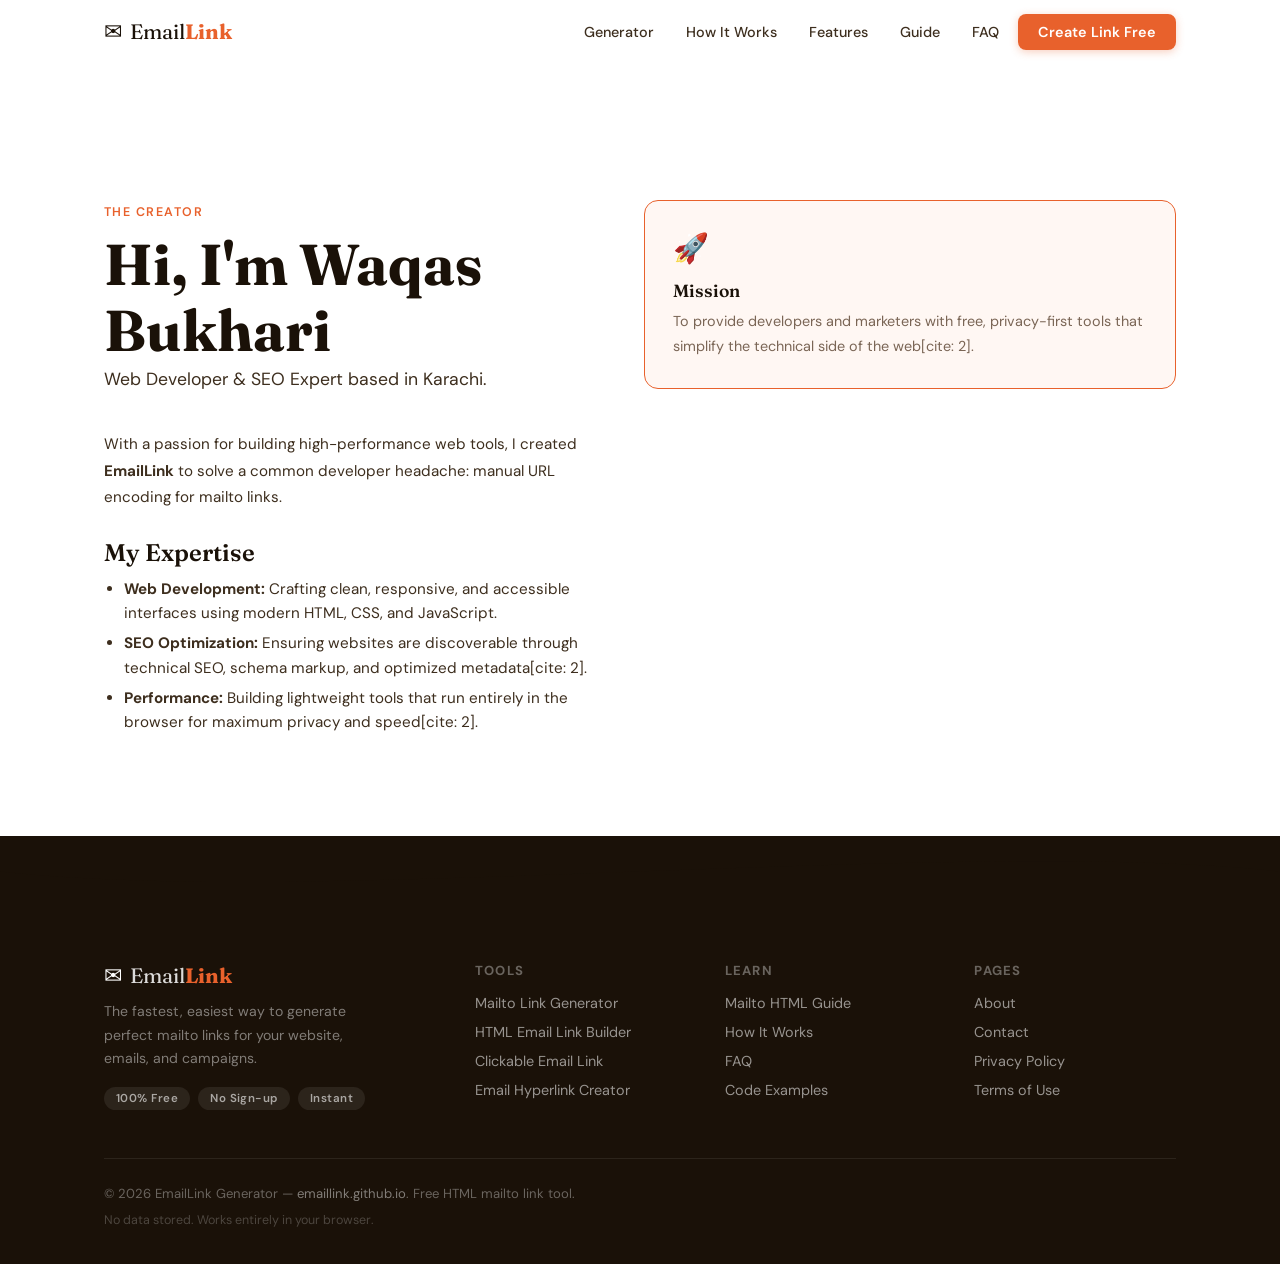
<file: about.html>
<!DOCTYPE html>
<html lang="en">
<head>
  <meta charset="UTF-8">
  <meta name="viewport" content="width=device-width, initial-scale=1.0">
  <title>About — Waqas Bukhari | Web Developer & SEO Expert</title>
  <link rel="stylesheet" href="css/styles.css">
  <!-- Favicon -->
  <link rel="icon" type="image/png" sizes="32x32" href="/favicon.png"> 
</head>
<body>
  
  <site-header></site-header>

  <main id="main-content">
    <section class="section">
      <div class="container">
        <div class="guide-grid">
          <div class="fade-in">
            <span class="display-tag">The Creator</span>
            <h1>Hi, I'm Waqas Bukhari</h1>
            <p class="hero-sub">Web Developer & SEO Expert based in Karachi.</p>
            
            <div class="guide-content">
              <p>With a passion for building high-performance web tools, I created <strong>EmailLink</strong> to solve a common developer headache: manual URL encoding for mailto links.</p>
              
              <h3>My Expertise</h3>
              <ul>
                <li><strong>Web Development:</strong> Crafting clean, responsive, and accessible interfaces using modern HTML, CSS, and JavaScript.</li>
                <li><strong>SEO Optimization:</strong> Ensuring websites are discoverable through technical SEO, schema markup, and optimized metadata[cite: 2].</li>
                <li><strong>Performance:</strong> Building lightweight tools that run entirely in the browser for maximum privacy and speed[cite: 2].</li>
              </ul>
            </div>
          </div>

          <div class="hero-visual fade-in" style="transition-delay:.2s">
            <div class="feature-card" style="border-color: var(--brand); background: var(--brand-pale);">
              <div class="feature-icon">🚀</div>
              <h3>Mission</h3>
              <p>To provide developers and marketers with free, privacy-first tools that simplify the technical side of the web[cite: 2].</p>
            </div>
          </div>
        </div>
      </div>
    </section>
  </main>

  <site-footer></site-footer>
  <script src="js/header.js" defer></script>
  <script src="js/footer.js" defer></script>
  <script src="js/app.js" defer></script>
  </body>
</html>
</file>
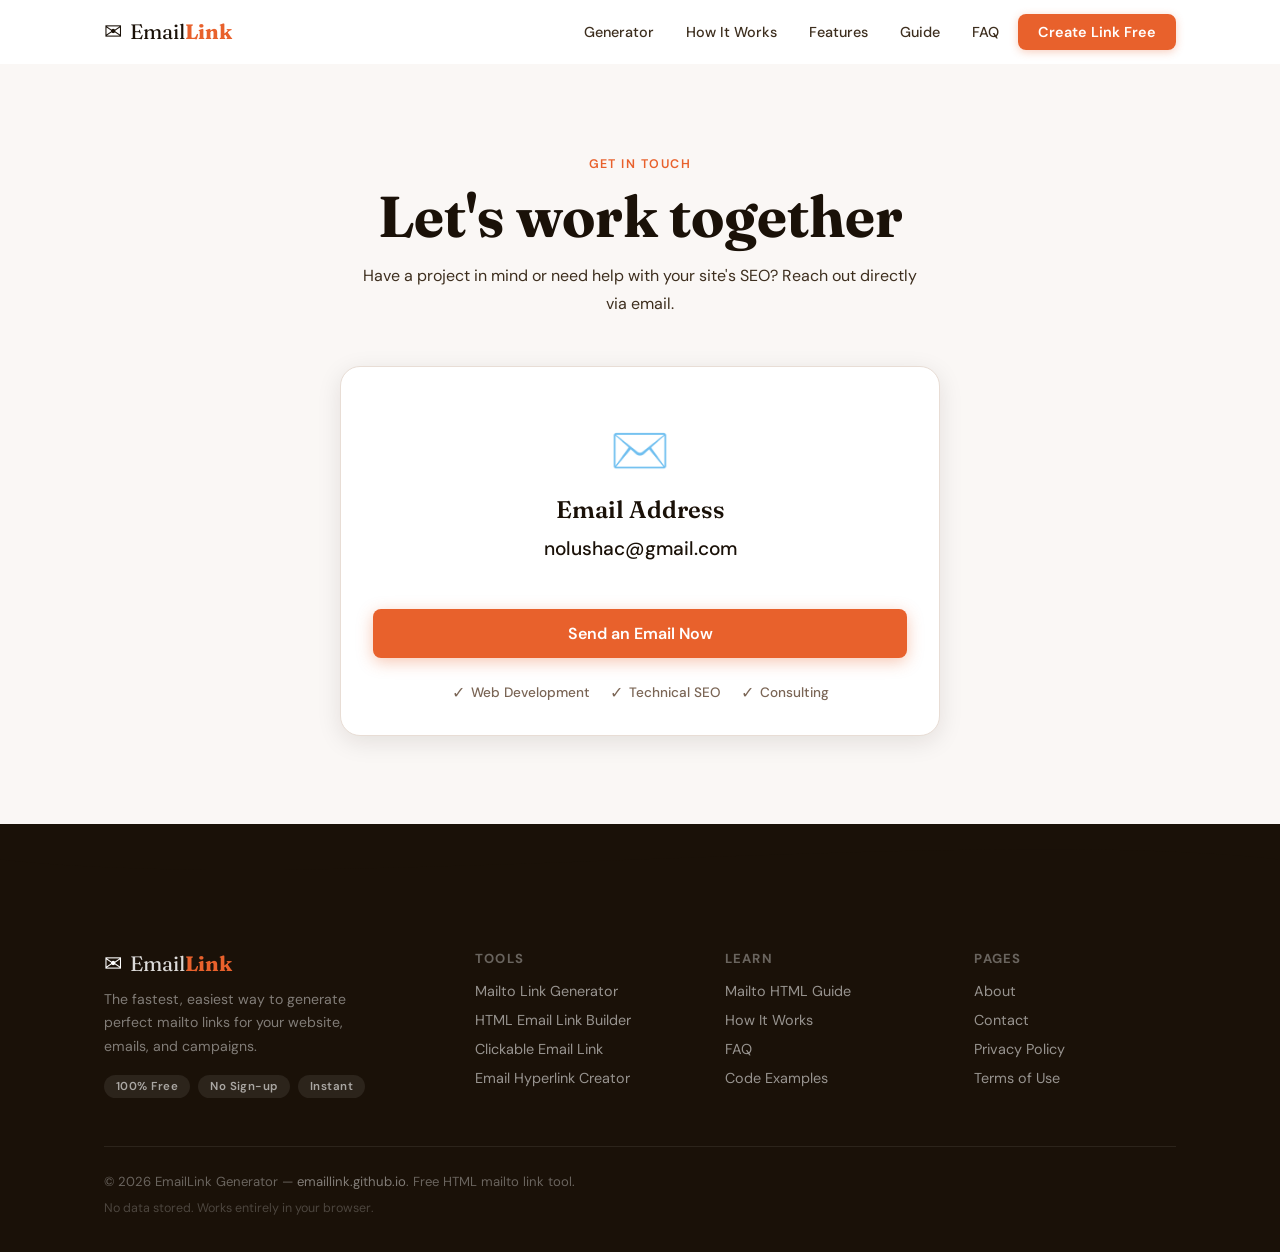
<file: contact.html>
<!DOCTYPE html>
<html lang="en">
<head>
  <meta charset="UTF-8">
  <meta name="viewport" content="width=device-width, initial-scale=1.0">
  <title>Contact Waqas Bukhari — Web Development & SEO Inquiries</title>
  <link rel="stylesheet" href="css/styles.css">
  <!-- Favicon -->
  <link rel="icon" type="image/png" sizes="32x32" href="/favicon.png"> 
</head>
<body>
  <site-header></site-header>

  <main id="main-content">
    <section class="section" style="background: var(--surface-2);">
      <div class="container">
        <div class="section-header slide-up" style="text-align:center; margin-bottom: 48px;">
          <span class="display-tag">Get In Touch</span>
          <h1>Let's work together</h1>
          <p style="max-width:560px; margin:12px auto 0">Have a project in mind or need help with your site's SEO? Reach out directly via email.</p>
        </div>

        <div style="max-width: 600px; margin: 0 auto;">
          <div class="gen-form-card fade-in">
            <div style="text-align: center; padding: 20px 0;">
              <div class="feature-icon" style="font-size: 3rem;">✉️</div>
              <h3 style="margin-bottom: 8px;">Email Address</h3>
              <p style="font-size: 1.2rem; color: var(--ink); font-weight: 500;">nolushac@gmail.com</p>
            </div>
            
            <div class="form-actions">
              <!-- Using a mailto link generated by your own tool logic -->
              <a href="mailto:nolushac@gmail.com?subject=Project%20Inquiry" class="btn-primary" style="width: 100%; justify-content: center;">
                Send an Email Now
              </a>
            </div>

            <div class="hero-trust" style="justify-content: center; margin-top: 24px;">
              <span class="trust-item"><span class="icon">✓</span> Web Development</span>
              <span class="trust-item"><span class="icon">✓</span> Technical SEO</span>
              <span class="trust-item"><span class="icon">✓</span> Consulting</span>
            </div>
          </div>
        </div>
      </div>
    </section>
  </main>

  <site-footer></site-footer>
  <script src="js/header.js" defer></script>
  <script src="js/footer.js" defer></script>
  <script src="js/app.js" defer></script>
</body>
</html>
</file>
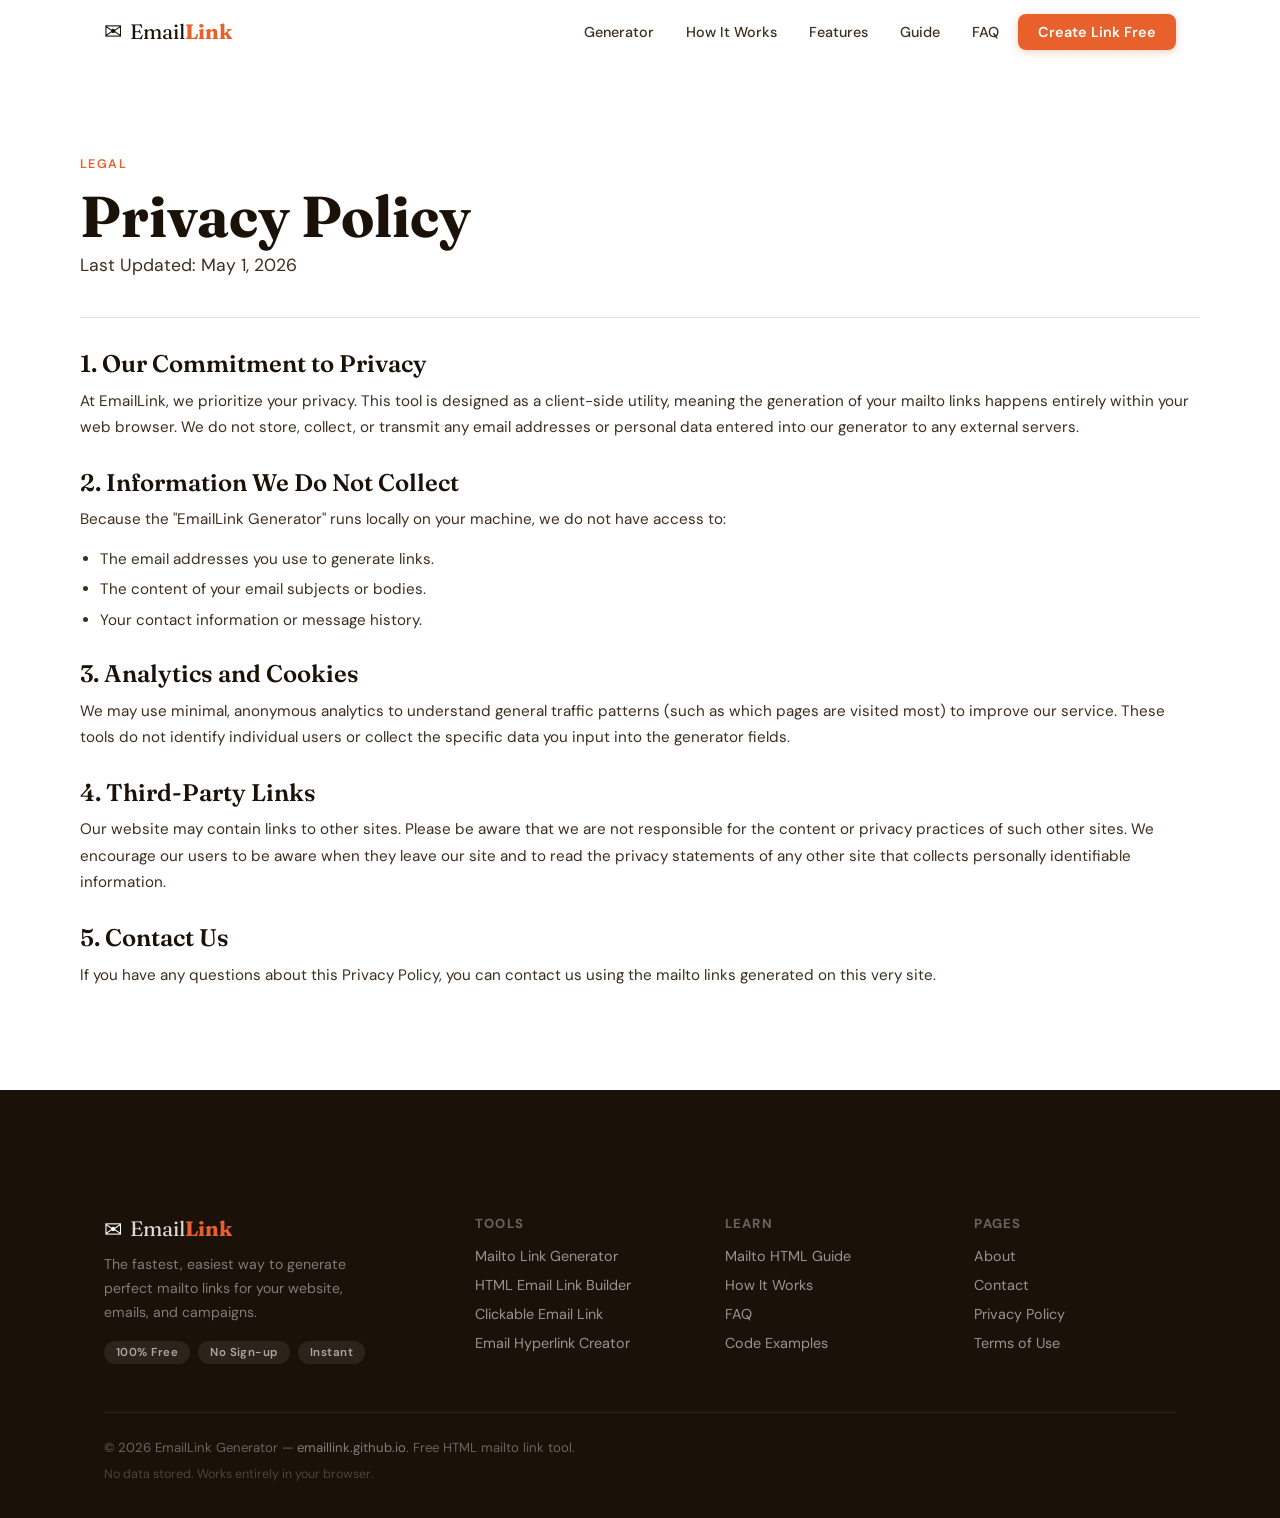
<file: privacy.html>
<!DOCTYPE html>
<html lang="en">
<head>
  <meta charset="UTF-8">
  <meta name="viewport" content="width=device-width, initial-scale=1.0">
  <title>Privacy Policy — EmailLink</title>
  <link rel="stylesheet" href="css/styles.css">
  <!-- Favicon -->
  <link rel="icon" type="image/png" sizes="32x32" href="/favicon.png"> 
</head>
<body>
  <site-header></site-header>

  <main class="container section">
    <div class="fade-in">
      <span class="display-tag">Legal</span>
      <h1>Privacy Policy</h1>
      <p class="hero-sub">Last Updated: May 1, 2026</p>
      
      <hr style="border: 0; border-top: 1px solid var(--border); margin: 32px 0;">

      <div class="guide-content">
        <h3>1. Our Commitment to Privacy</h3>
        <p>At EmailLink, we prioritize your privacy. This tool is designed as a client-side utility, meaning the generation of your mailto links happens entirely within your web browser. We do not store, collect, or transmit any email addresses or personal data entered into our generator to any external servers.</p>

        <h3>2. Information We Do Not Collect</h3>
        <p>Because the "EmailLink Generator" runs locally on your machine, we do not have access to:</p>
        <ul>
          <li>The email addresses you use to generate links.</li>
          <li>The content of your email subjects or bodies.</li>
          <li>Your contact information or message history.</li>
        </ul>

        <h3>3. Analytics and Cookies</h3>
        <p>We may use minimal, anonymous analytics to understand general traffic patterns (such as which pages are visited most) to improve our service. These tools do not identify individual users or collect the specific data you input into the generator fields.</p>

        <h3>4. Third-Party Links</h3>
        <p>Our website may contain links to other sites. Please be aware that we are not responsible for the content or privacy practices of such other sites. We encourage our users to be aware when they leave our site and to read the privacy statements of any other site that collects personally identifiable information.</p>

        <h3>5. Contact Us</h3>
        <p>If you have any questions about this Privacy Policy, you can contact us using the mailto links generated on this very site.</p>
      </div>
    </div>
  </main>

  <site-footer></site-footer>
  <script src="js/header.js" defer></script>
  <script src="js/footer.js" defer></script>
  <script src="js/app.js" defer></script>
</body>
</html>
</file>
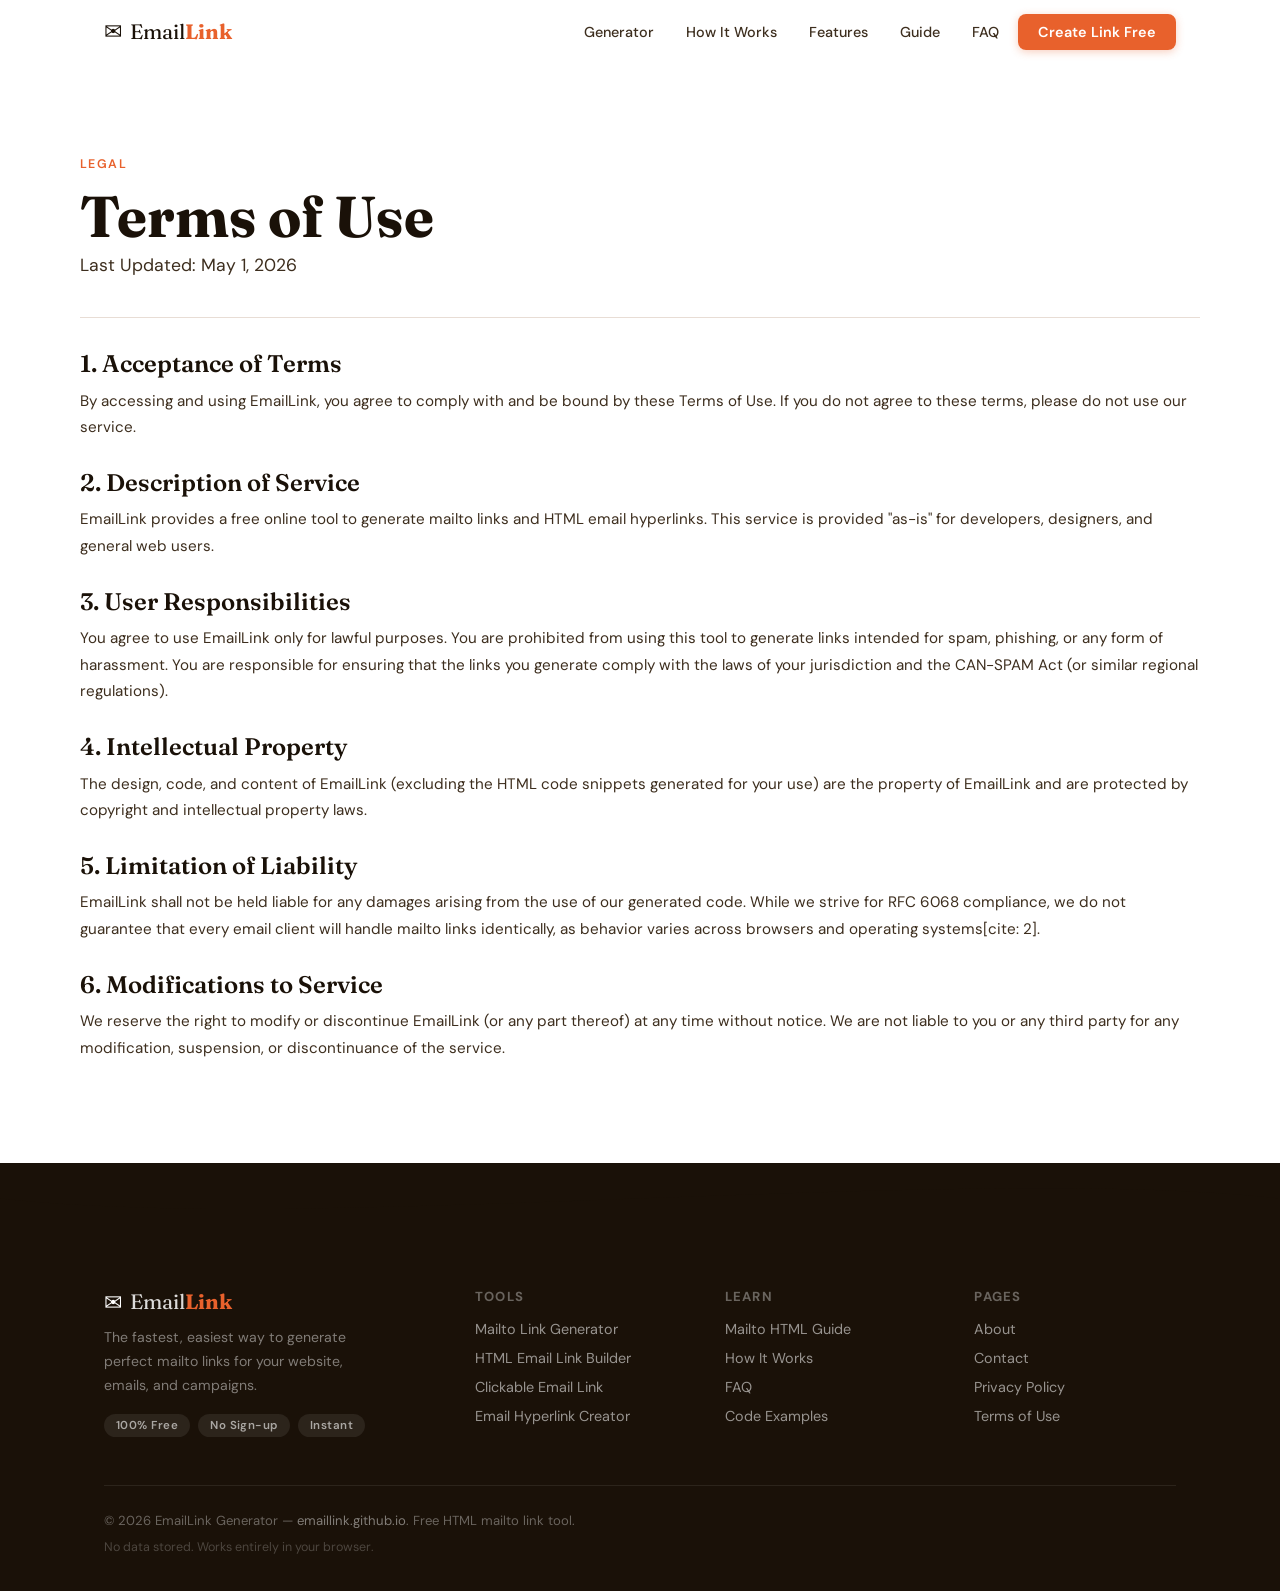
<file: terms.html>
<!DOCTYPE html>
<html lang="en">
<head>
  <meta charset="UTF-8">
  <meta name="viewport" content="width=device-width, initial-scale=1.0">
  <title>Terms of Use — EmailLink</title>
  <link rel="stylesheet" href="css/styles.css">
  <!-- Favicon -->
  <link rel="icon" type="image/png" sizes="32x32" href="/favicon.png"> 
</head>
<body>
  
  <site-header></site-header>

  <main class="container section">
    <div class="fade-in">
      <span class="display-tag">Legal</span>
      <h1>Terms of Use</h1>
      <p class="hero-sub">Last Updated: May 1, 2026</p>

      <hr style="border: 0; border-top: 1px solid var(--border); margin: 32px 0;">

      <div class="guide-content">
        <h3>1. Acceptance of Terms</h3>
        <p>By accessing and using EmailLink, you agree to comply with and be bound by these Terms of Use. If you do not agree to these terms, please do not use our service.</p>

        <h3>2. Description of Service</h3>
        <p>EmailLink provides a free online tool to generate mailto links and HTML email hyperlinks. This service is provided "as-is" for developers, designers, and general web users.</p>

        <h3>3. User Responsibilities</h3>
        <p>You agree to use EmailLink only for lawful purposes. You are prohibited from using this tool to generate links intended for spam, phishing, or any form of harassment. You are responsible for ensuring that the links you generate comply with the laws of your jurisdiction and the CAN-SPAM Act (or similar regional regulations).</p>

        <h3>4. Intellectual Property</h3>
        <p>The design, code, and content of EmailLink (excluding the HTML code snippets generated for your use) are the property of EmailLink and are protected by copyright and intellectual property laws.</p>

        <h3>5. Limitation of Liability</h3>
        <p>EmailLink shall not be held liable for any damages arising from the use of our generated code. While we strive for RFC 6068 compliance, we do not guarantee that every email client will handle mailto links identically, as behavior varies across browsers and operating systems[cite: 2].</p>

        <h3>6. Modifications to Service</h3>
        <p>We reserve the right to modify or discontinue EmailLink (or any part thereof) at any time without notice. We are not liable to you or any third party for any modification, suspension, or discontinuance of the service.</p>
      </div>
    </div>
  </main>

  <site-footer></site-footer>
  <script src="js/header.js" defer></script>
  <script src="js/footer.js" defer></script>
  <script src="js/app.js" defer></script>
</body>
</html>
</file>
<file: css/styles.css>
/* ── Variables & Reset ────────────────────────────────────────────────── */
@import url('https://fonts.googleapis.com/css2?family=Fraunces:ital,wght@0,400;0,600;0,700;1,400&family=DM+Sans:wght@300;400;500;600&display=swap');

:root {
  --brand:       #e8612c;
  --brand-deep:  #c24a1a;
  --brand-light: #fdf0ea;
  --brand-pale:  #fff7f3;
  --ink:         #1a1108;
  --ink-2:       #3d2e1e;
  --ink-3:       #7a6555;
  --border:      #e8ddd5;
  --surface:     #ffffff;
  --surface-2:   #faf7f5;
  --surface-3:   #f4efe9;
  --accent:      #2b7a6b;
  --accent-bg:   #e8f5f2;
  --footer-bg:   #1a1108;
  --shadow-sm:   0 2px 8px rgba(26,17,8,.07);
  --shadow-md:   0 6px 24px rgba(26,17,8,.10);
  --shadow-lg:   0 16px 48px rgba(26,17,8,.13);
  --r-sm: 8px;
  --r-md: 14px;
  --r-lg: 20px;
  --max: 1120px;
  --header-h: 64px;
}

*,*::before,*::after{box-sizing:border-box;margin:0;padding:0}
html{scroll-behavior:smooth;font-size:16px}
body{font-family:'DM Sans',sans-serif;color:var(--ink);background:var(--surface);-webkit-font-smoothing:antialiased}
img{max-width:100%;display:block}
a{color:var(--brand);text-decoration:none}
a:hover{color:var(--brand-deep)}

/* ── Typography ──────────────────────────────────────────────────────────── */
h1,h2,h3,h4{font-family:'Fraunces',serif;line-height:1.15}
h1{font-size:clamp(2.2rem,5vw,3.6rem);font-weight:700}
h2{font-size:clamp(1.8rem,3.5vw,2.6rem);font-weight:600}
h3{font-size:clamp(1.2rem,2.5vw,1.5rem);font-weight:600}
h4{font-size:1.1rem;font-weight:600}
p{line-height:1.75;color:var(--ink-2)}

.display-tag{font-family:'DM Sans',sans-serif;font-size:.78rem;font-weight:600;letter-spacing:.12em;text-transform:uppercase;color:var(--brand);display:inline-block;margin-bottom:.75rem}

/* ── Layout Helpers ───────────────────────────────────────────────────────── */
.container{max-width:var(--max);margin:0 auto;padding:0 24px}
.section{padding:88px 0}
.section-sm{padding:56px 0}

/* ── Scroll Animations ───────────────────────────────────────────────────── */
.fade-in{opacity:0;transition:opacity .7s ease,transform .7s ease;transform:translateY(20px)}
.fade-in.visible{opacity:1;transform:none}
.slide-up{opacity:0;transform:translateY(40px);transition:opacity .6s ease,transform .6s ease}
.slide-up.visible{opacity:1;transform:none}
.stagger-child{opacity:0;transform:translateY(24px);transition:opacity .5s ease,transform .5s ease}
.stagger-child.visible{opacity:1;transform:none}
.stagger-child:nth-child(1){transition-delay:.05s}
.stagger-child:nth-child(2){transition-delay:.15s}
.stagger-child:nth-child(3){transition-delay:.25s}
.stagger-child:nth-child(4){transition-delay:.35s}
.stagger-child:nth-child(5){transition-delay:.45s}
.stagger-child:nth-child(6){transition-delay:.55s}

/* ── Header ──────────────────────────────────────────────────────────────── */
.site-header{position:fixed;top:0;left:0;right:0;z-index:1000;height:var(--header-h);background:rgba(255,255,255,.85);backdrop-filter:blur(12px);-webkit-backdrop-filter:blur(12px);border-bottom:1px solid transparent;transition:border-color .3s,box-shadow .3s}
.site-header.scrolled{border-bottom-color:var(--border);box-shadow:var(--shadow-sm)}
.nav-container{max-width:var(--max);margin:0 auto;padding:0 24px;height:100%;display:flex;align-items:center;justify-content:space-between;gap:24px}
.logo{display:flex;align-items:center;gap:8px;font-family:'Fraunces',serif;font-size:1.3rem;color:var(--ink);text-decoration:none}
.logo-icon{font-size:1.4rem;line-height:1}
.logo-text strong{color:var(--brand)}
.nav-links{list-style:none;display:flex;align-items:center;gap:6px}
.nav-link{padding:7px 13px;border-radius:var(--r-sm);font-size:.9rem;font-weight:500;color:var(--ink-2);transition:color .2s,background .2s}
.nav-link:hover{color:var(--brand);background:var(--brand-light)}
.nav-cta{padding:9px 20px;background:var(--brand);color:#fff!important;border-radius:var(--r-sm);font-size:.9rem;font-weight:600;transition:background .2s,transform .15s,box-shadow .2s;box-shadow:0 2px 8px rgba(232,97,44,.3)}
.nav-cta:hover{background:var(--brand-deep);transform:translateY(-1px);box-shadow:0 4px 14px rgba(232,97,44,.4)}
.hamburger{display:none;flex-direction:column;gap:5px;background:none;border:none;cursor:pointer;padding:8px}
.hamburger span{display:block;width:24px;height:2px;background:var(--ink);border-radius:2px;transition:.3s}
.hamburger.active span:nth-child(1){transform:translateY(7px) rotate(45deg)}
.hamburger.active span:nth-child(2){opacity:0}
.hamburger.active span:nth-child(3){transform:translateY(-7px) rotate(-45deg)}
body{padding-top:var(--header-h)}

/* ── Hero ─────────────────────────────────────────────────────────────────── */
.hero{padding:72px 0 80px;background:linear-gradient(160deg,var(--brand-pale) 0%,#fff 55%,var(--accent-bg) 100%);position:relative;overflow:hidden}
.hero::before{content:'';position:absolute;top:-80px;right:-80px;width:500px;height:500px;border-radius:50%;background:radial-gradient(circle,rgba(232,97,44,.08) 0%,transparent 70%);pointer-events:none}
.hero::after{content:'';position:absolute;bottom:-60px;left:-60px;width:380px;height:380px;border-radius:50%;background:radial-gradient(circle,rgba(43,122,107,.07) 0%,transparent 70%);pointer-events:none}
.hero-inner{display:grid;grid-template-columns:1fr 1fr;gap:56px;align-items:center}
.hero-badge{display:inline-flex;align-items:center;gap:8px;padding:6px 14px;background:var(--brand-light);border:1px solid rgba(232,97,44,.2);border-radius:100px;font-size:.82rem;font-weight:600;color:var(--brand);margin-bottom:20px}
.hero-badge span{font-size:.9em}
.hero h1{margin-bottom:20px}
.hero h1 em{font-style:italic;color:var(--brand)}
.hero-sub{font-size:1.1rem;color:var(--ink-2);margin-bottom:36px;max-width:440px}
.hero-actions{display:flex;gap:12px;flex-wrap:wrap}
.btn-primary{display:inline-flex;align-items:center;gap:8px;padding:14px 28px;background:var(--brand);color:#fff;border-radius:var(--r-sm);font-weight:600;font-size:1rem;transition:background .2s,transform .15s,box-shadow .2s;box-shadow:0 4px 16px rgba(232,97,44,.35)}
.btn-primary:hover{background:var(--brand-deep);color:#fff;transform:translateY(-2px);box-shadow:0 6px 22px rgba(232,97,44,.45)}
.btn-ghost{display:inline-flex;align-items:center;gap:8px;padding:14px 28px;background:transparent;border:1.5px solid var(--border);color:var(--ink-2);border-radius:var(--r-sm);font-weight:500;font-size:1rem;transition:border-color .2s,color .2s,background .2s}
.btn-ghost:hover{border-color:var(--brand);color:var(--brand);background:var(--brand-light)}
.hero-trust{margin-top:28px;display:flex;gap:20px;flex-wrap:wrap}
.trust-item{display:flex;align-items:center;gap:6px;font-size:.85rem;color:var(--ink-3);font-weight:500}
.trust-item .icon{font-size:1rem}
.hero-visual{display:flex;justify-content:center;align-items:center}
.hero-card{background:#fff;border-radius:var(--r-lg);box-shadow:var(--shadow-lg);padding:28px;max-width:420px;width:100%;border:1px solid var(--border)}
.hero-card-label{font-size:.75rem;font-weight:600;color:var(--ink-3);letter-spacing:.08em;text-transform:uppercase;margin-bottom:10px}
.hero-card-code{font-family:'Courier New',monospace;font-size:.88rem;background:var(--surface-3);padding:14px 16px;border-radius:var(--r-sm);color:var(--ink);line-height:1.6;word-break:break-all;margin-bottom:16px;border:1px solid var(--border)}
.hero-card-code .attr{color:#2b7a6b}
.hero-card-code .val{color:#e8612c}
.hero-card-code .tag{color:#7a4cc5}
.hero-preview-label{font-size:.82rem;color:var(--ink-3);margin-bottom:8px}
.hero-preview-link{display:inline-flex;align-items:center;gap:6px;padding:10px 20px;background:var(--brand);color:#fff;border-radius:var(--r-sm);font-weight:600;font-size:.95rem;text-decoration:none;transition:background .2s}

/* ── Stats ───────────────────────────────────────────────────────────────── */
.stats-section{padding:48px 0;background:var(--surface-2);border-top:1px solid var(--border);border-bottom:1px solid var(--border)}
.stats-grid{display:grid;grid-template-columns:repeat(4,1fr);gap:32px;text-align:center}
.stat-num{font-family:'Fraunces',serif;font-size:2.4rem;font-weight:700;color:var(--brand);line-height:1}
.stat-label{font-size:.88rem;color:var(--ink-3);margin-top:6px;font-weight:500}

/* ── Generator ──────────────────────────────────────────────────────────── */
#generator{background:var(--surface)}
.generator-layout{display:grid;grid-template-columns:1fr 1fr;gap:40px;align-items:start}
.gen-form-card{background:#fff;border:1.5px solid var(--border);border-radius:var(--r-lg);padding:32px;box-shadow:var(--shadow-md)}
.gen-output-card{position:sticky;top:calc(var(--header-h) + 24px)}
.form-group{margin-bottom:20px}
.form-label{display:flex;align-items:center;gap:6px;font-size:.88rem;font-weight:600;color:var(--ink);margin-bottom:7px}
.form-label .req{color:var(--brand);font-size:.8rem}
.form-label .tip{font-size:.78rem;font-weight:400;color:var(--ink-3);margin-left:auto}
.form-input{width:100%;padding:11px 14px;border:1.5px solid var(--border);border-radius:var(--r-sm);font-size:.95rem;font-family:'DM Sans',sans-serif;color:var(--ink);background:#fff;transition:border-color .2s,box-shadow .2s;outline:none}
.form-input:focus{border-color:var(--brand);box-shadow:0 0 0 3px rgba(232,97,44,.1)}
.form-input::placeholder{color:var(--ink-3)}
textarea.form-input{resize:vertical;min-height:90px}
.valid-badge{font-size:.78rem;font-weight:600;margin-left:8px}
.valid-badge.valid{color:var(--accent)}
.valid-badge.invalid{color:#d32f2f}
.advanced-toggle-btn{background:none;border:none;color:var(--brand);font-size:.9rem;font-weight:600;cursor:pointer;padding:0;margin-bottom:16px;font-family:'DM Sans',sans-serif}
.advanced-panel{display:none;overflow:hidden}
.advanced-panel.open{display:block}
.style-group{display:flex;gap:12px;flex-wrap:wrap}
.style-radio{display:flex;align-items:center;gap:8px}
.style-radio input{accent-color:var(--brand)}
.style-radio label{font-size:.9rem;color:var(--ink-2);cursor:pointer}
.btn-options-grid{display:none;grid-template-columns:1fr 1fr;gap:12px;margin-top:12px}
.color-input-group{display:flex;align-items:center;gap:10px}
input[type="color"]{width:40px;height:36px;padding:2px;border:1.5px solid var(--border);border-radius:var(--r-sm);cursor:pointer;background:#fff}
.form-actions{display:flex;gap:10px;margin-top:24px}
.btn-generate{flex:1;padding:13px;background:var(--brand);color:#fff;border:none;border-radius:var(--r-sm);font-size:1rem;font-weight:700;cursor:pointer;font-family:'Fraunces',serif;letter-spacing:.01em;transition:background .2s,transform .15s;box-shadow:0 3px 12px rgba(232,97,44,.3)}
.btn-generate:hover{background:var(--brand-deep);transform:translateY(-1px)}
.btn-clear-form{padding:13px 20px;background:var(--surface-3);color:var(--ink-2);border:1.5px solid var(--border);border-radius:var(--r-sm);font-size:.95rem;font-weight:600;cursor:pointer;font-family:'DM Sans',sans-serif;transition:background .2s}
.btn-clear-form:hover{background:var(--border)}

/* Output Card */
.output-card{background:#fff;border:1.5px solid var(--border);border-radius:var(--r-lg);padding:28px;box-shadow:var(--shadow-md)}
.output-card-title{font-size:1rem;font-weight:700;color:var(--ink);margin-bottom:16px;display:flex;align-items:center;gap:8px}
.output-tabs{display:flex;gap:4px;margin-bottom:16px;background:var(--surface-3);padding:4px;border-radius:var(--r-sm)}
.tab-btn{flex:1;padding:8px 12px;border:none;background:transparent;border-radius:6px;font-size:.85rem;font-weight:600;color:var(--ink-3);cursor:pointer;transition:background .2s,color .2s;font-family:'DM Sans',sans-serif}
.tab-btn.active{background:#fff;color:var(--brand);box-shadow:0 1px 4px rgba(26,17,8,.08)}
.tab-panel{display:none}
.tab-panel.active{display:block}
.output-block{position:relative;background:var(--surface-3);border:1px solid var(--border);border-radius:var(--r-sm);padding:14px 16px;font-family:'Courier New',monospace;font-size:.84rem;color:var(--ink);line-height:1.6;word-break:break-all;min-height:54px}
.copy-btn{position:absolute;top:8px;right:8px;padding:5px 12px;background:var(--brand);color:#fff;border:none;border-radius:5px;font-size:.78rem;font-weight:600;cursor:pointer;font-family:'DM Sans',sans-serif;transition:background .2s;z-index:2}
.copy-btn:hover{background:var(--brand-deep)}
.copy-btn.copied{background:var(--accent)}
.char-count{font-size:.75rem;color:var(--ink-3);text-align:right;margin-top:6px}
.preview-area{margin-top:20px;padding:20px;background:var(--brand-pale);border-radius:var(--r-sm);border:1px dashed rgba(232,97,44,.25)}
.preview-label{font-size:.78rem;font-weight:600;color:var(--ink-3);text-transform:uppercase;letter-spacing:.08em;margin-bottom:10px}

/* ── How It Works ─────────────────────────────────────────────────────────── */
#how-it-works{background:var(--surface-2)}
.steps-grid{display:grid;grid-template-columns:repeat(3,1fr);gap:32px;margin-top:52px}
.step-card{background:#fff;border-radius:var(--r-lg);padding:32px;border:1px solid var(--border);box-shadow:var(--shadow-sm);position:relative;overflow:hidden}
.step-card::before{content:attr(data-step);position:absolute;top:-16px;right:16px;font-family:'Fraunces',serif;font-size:5rem;font-weight:700;color:rgba(232,97,44,.06);line-height:1;pointer-events:none}
.step-icon{width:52px;height:52px;background:var(--brand-light);border-radius:var(--r-sm);display:flex;align-items:center;justify-content:center;font-size:1.5rem;margin-bottom:18px}
.step-card h3{margin-bottom:10px}
.step-connector{display:none}

/* ── Features ─────────────────────────────────────────────────────────────── */
#features{background:#fff}
.features-grid{display:grid;grid-template-columns:repeat(3,1fr);gap:24px;margin-top:48px}
.feature-card{padding:28px;border-radius:var(--r-md);border:1.5px solid var(--border);transition:border-color .2s,box-shadow .2s,transform .2s;background:#fff}
.feature-card:hover{border-color:var(--brand);box-shadow:var(--shadow-md);transform:translateY(-3px)}
.feature-icon{font-size:1.8rem;margin-bottom:14px}
.feature-card h3{font-size:1.1rem;margin-bottom:8px}
.feature-card p{font-size:.9rem;color:var(--ink-3)}

/* ── Code Guide ──────────────────────────────────────────────────────────── */
#guide{background:var(--surface-2)}
.guide-grid{display:grid;grid-template-columns:1fr 1.1fr;gap:56px;align-items:start;margin-top:48px}
.guide-content h3{margin-bottom:10px;margin-top:28px}
.guide-content h3:first-child{margin-top:0}
.guide-content p{font-size:.95rem;margin-bottom:14px}
.guide-content ul{padding-left:20px;margin-bottom:14px}
.guide-content ul li{font-size:.95rem;color:var(--ink-2);margin-bottom:6px;line-height:1.6}
.code-showcase{background:#1a1108;border-radius:var(--r-lg);overflow:hidden;box-shadow:var(--shadow-lg)}
.code-topbar{display:flex;align-items:center;gap:8px;padding:14px 18px;background:#2a1e12;border-bottom:1px solid rgba(255,255,255,.08)}
.code-dots{display:flex;gap:6px}
.code-dot{width:12px;height:12px;border-radius:50%}
.code-dot.red{background:#ff5f57}
.code-dot.yellow{background:#febc2e}
.code-dot.green{background:#28c840}
.code-filename{font-size:.8rem;color:rgba(255,255,255,.4);font-family:'Courier New',monospace;margin-left:8px}
.code-body{padding:24px;font-family:'Courier New',monospace;font-size:.88rem;line-height:1.9;overflow-x:auto}
.code-body .c-tag{color:#ff9d6f}
.code-body .c-attr{color:#7de8d8}
.code-body .c-val{color:#a8e878}
.code-body .c-cmt{color:#666;font-style:italic}
.code-body .c-str{color:#f3c267}

/* ── Examples ─────────────────────────────────────────────────────────────── */
#examples{background:#fff}
.examples-grid{display:grid;grid-template-columns:repeat(2,1fr);gap:24px;margin-top:48px}
.example-card{border:1.5px solid var(--border);border-radius:var(--r-md);overflow:hidden}
.example-header{padding:14px 18px;background:var(--surface-3);border-bottom:1px solid var(--border);display:flex;align-items:center;justify-content:space-between}
.example-title{font-weight:700;font-size:.9rem;color:var(--ink)}
.example-tag{font-size:.72rem;font-weight:600;padding:3px 10px;border-radius:100px;background:var(--brand-light);color:var(--brand)}
.example-code{padding:16px 18px;font-family:'Courier New',monospace;font-size:.83rem;color:var(--ink);background:#fff;line-height:1.7;word-break:break-all}
.example-preview{padding:12px 18px;background:var(--brand-pale);border-top:1px solid var(--border);font-size:.88rem}
.example-preview a{font-weight:600}

/* ── Use Cases ───────────────────────────────────────────────────────────── */
#use-cases{background:var(--surface-2)}
.use-cases-grid{display:grid;grid-template-columns:repeat(3,1fr);gap:24px;margin-top:48px}
.use-case-card{background:#fff;padding:28px;border-radius:var(--r-md);border:1px solid var(--border);box-shadow:var(--shadow-sm)}
.use-case-icon{font-size:2rem;margin-bottom:14px}
.use-case-card h3{font-size:1rem;margin-bottom:8px}
.use-case-card p{font-size:.9rem;color:var(--ink-3)}
.use-case-card .use-tags{margin-top:14px;display:flex;flex-wrap:wrap;gap:6px}
.use-tag{font-size:.74rem;font-weight:600;padding:3px 10px;background:var(--surface-3);border-radius:100px;color:var(--ink-2)}

/* ── FAQ ─────────────────────────────────────────────────────────────────── */
#faq{background:#fff}
.faq-grid{max-width:740px;margin:48px auto 0}
.faq-item{border-bottom:1px solid var(--border)}
.faq-q{width:100%;display:flex;align-items:center;justify-content:space-between;gap:16px;padding:20px 0;background:none;border:none;cursor:pointer;font-family:'Fraunces',serif;font-size:1.08rem;font-weight:600;color:var(--ink);text-align:left;line-height:1.4}
.faq-q .icon{flex-shrink:0;width:28px;height:28px;border-radius:50%;background:var(--surface-3);display:flex;align-items:center;justify-content:center;font-size:1rem;color:var(--brand);transition:transform .3s,background .2s}
.faq-item.open .faq-q .icon{transform:rotate(45deg);background:var(--brand-light)}
.faq-a{max-height:0;overflow:hidden;transition:max-height .35s ease}
.faq-a-inner{padding-bottom:18px;font-size:.95rem;color:var(--ink-2);line-height:1.75}
.faq-a-inner code{font-family:'Courier New',monospace;background:var(--surface-3);padding:2px 7px;border-radius:4px;font-size:.88em;color:var(--brand)}
.faq-a-inner a{font-weight:600}

/* ── CTA Section ──────────────────────────────────────────────────────────── */
.cta-section{background:linear-gradient(135deg,var(--brand) 0%,var(--brand-deep) 100%);padding:80px 0;text-align:center;position:relative;overflow:hidden}
.cta-section::before{content:'✉';position:absolute;font-size:14rem;opacity:.05;right:-40px;top:-40px;line-height:1;pointer-events:none}
.cta-section h2{color:#fff;margin-bottom:16px}
.cta-section p{color:rgba(255,255,255,.82);font-size:1.1rem;max-width:520px;margin:0 auto 36px}
.btn-white{display:inline-flex;align-items:center;gap:8px;padding:15px 32px;background:#fff;color:var(--brand);border-radius:var(--r-sm);font-weight:700;font-size:1rem;transition:box-shadow .2s,transform .15s;box-shadow:0 4px 16px rgba(0,0,0,.15)}
.btn-white:hover{color:var(--brand-deep);transform:translateY(-2px);box-shadow:0 8px 24px rgba(0,0,0,.2)}

/* ── Footer ──────────────────────────────────────────────────────────────── */
.site-footer{background:var(--footer-bg);color:rgba(255,255,255,.7)}
.footer-wave{line-height:0;margin-bottom:-1px}
.footer-wave svg{display:block;width:100%}
.footer-body{padding:56px 24px 32px;max-width:var(--max);margin:0 auto}
.footer-grid{display:grid;grid-template-columns:1.6fr 1fr 1fr 1fr;gap:48px;margin-bottom:48px}
.footer-logo{color:#fff!important}
.footer-logo .logo-text{color:rgba(255,255,255,.85)}
.footer-logo .logo-text strong{color:var(--brand)}
.footer-tagline{font-size:.88rem;color:rgba(255,255,255,.45);margin-top:12px;line-height:1.7;max-width:280px}
.footer-badges{display:flex;gap:8px;flex-wrap:wrap;margin-top:16px}
.badge{font-size:.72rem;font-weight:600;padding:4px 12px;border-radius:100px;background:rgba(255,255,255,.08);color:rgba(255,255,255,.6);letter-spacing:.04em}
.footer-col h4{font-family:'DM Sans',sans-serif;font-size:.82rem;font-weight:700;text-transform:uppercase;letter-spacing:.1em;color:rgba(255,255,255,.35);margin-bottom:14px}
.footer-col ul{list-style:none}
.footer-col ul li{margin-bottom:8px}
.footer-col a{color:rgba(255,255,255,.55);font-size:.9rem;transition:color .2s}
.footer-col a:hover{color:#fff}
.footer-bottom{border-top:1px solid rgba(255,255,255,.08);padding-top:24px;display:flex;flex-direction:column;gap:4px}
.footer-bottom p{font-size:.82rem;color:rgba(255,255,255,.35)}
.footer-bottom a{color:rgba(255,255,255,.45)}
.footer-bottom a:hover{color:rgba(255,255,255,.75)}
.footer-legal{font-size:.78rem!important;color:rgba(255,255,255,.22)!important}

/* ── Responsive ──────────────────────────────────────────────────────────── */
@media(max-width:900px){
  .hero-inner{grid-template-columns:1fr;gap:40px}
  .hero-visual{order:-1}
  .hero-card{max-width:100%}
  .generator-layout{grid-template-columns:1fr}
  .gen-output-card{position:static}
  .steps-grid{grid-template-columns:1fr}
  .features-grid{grid-template-columns:repeat(2,1fr)}
  .guide-grid{grid-template-columns:1fr}
  .examples-grid{grid-template-columns:1fr}
  .use-cases-grid{grid-template-columns:repeat(2,1fr)}
  .stats-grid{grid-template-columns:repeat(2,1fr)}
  .footer-grid{grid-template-columns:1fr 1fr;gap:32px}
}
@media(max-width:600px){
  .nav-links{display:none;position:fixed;top:var(--header-h);left:0;right:0;background:#fff;border-bottom:1px solid var(--border);padding:16px;flex-direction:column;gap:4px;box-shadow:var(--shadow-md)}
  .nav-links.open{display:flex}
  .nav-links li{width:100%}
  .nav-link,.nav-cta{display:block;width:100%;text-align:center}
  .hamburger{display:flex}
  .features-grid{grid-template-columns:1fr}
  .use-cases-grid{grid-template-columns:1fr}
  .stats-grid{grid-template-columns:repeat(2,1fr)}
  .footer-grid{grid-template-columns:1fr}
  .hero-actions{flex-direction:column}
  .hero-trust{flex-direction:column;gap:10px}
  .section{padding:60px 0}
}
@media(prefers-reduced-motion:reduce){
  .fade-in,.slide-up,.stagger-child{opacity:1;transform:none;transition:none}
  *{animation:none!important;transition:none!important}
}
</file>
